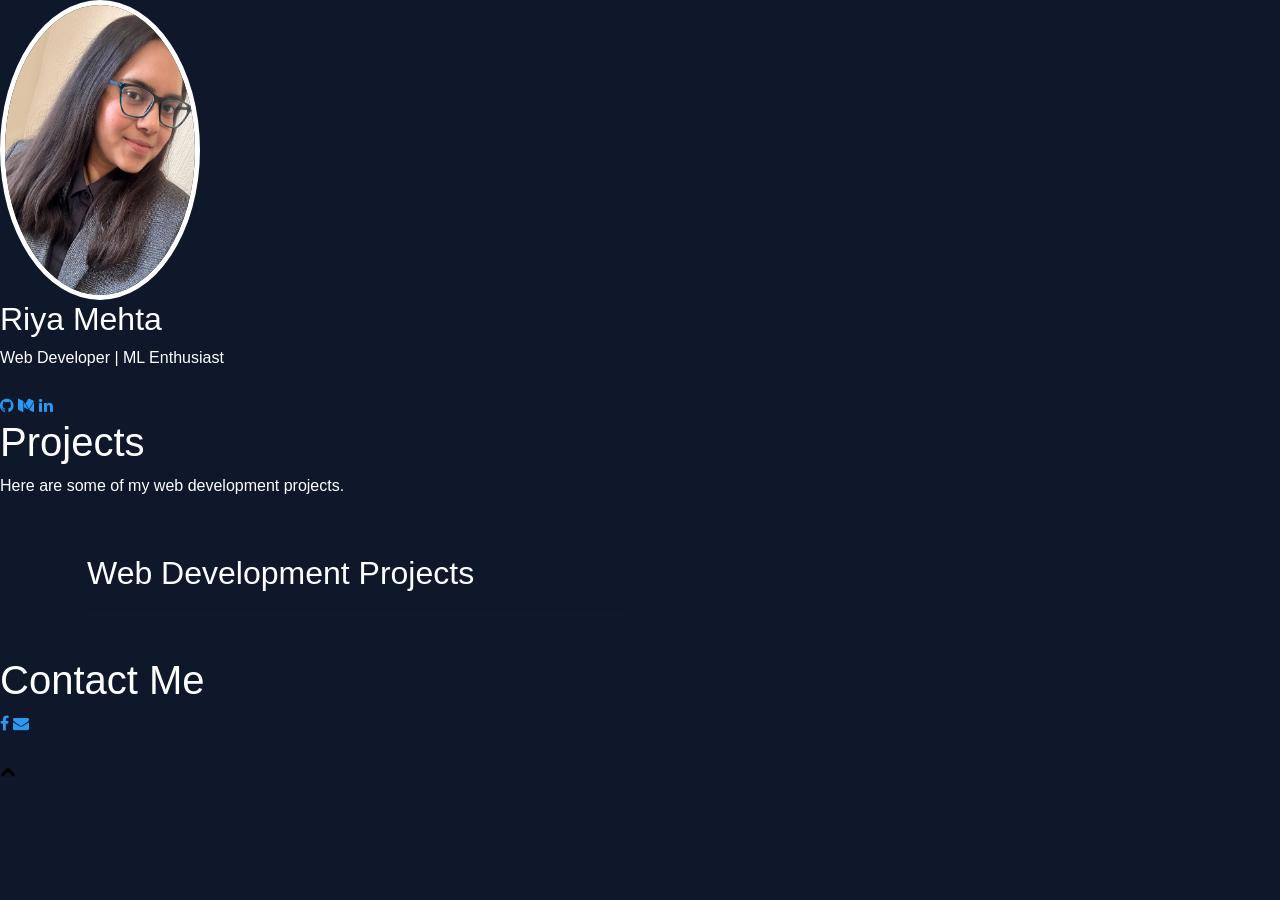
<file: web_projects/index.html>
<!DOCTYPE html>
<html>
<head>
    <meta charset="UTF-8">
    <title>Web Projects</title>
    <meta http-equiv="X-UA-Compatible" content="IE=edge">
    <link rel="shortcut icon" href="https://img.icons8.com/color/48/000000/star.png" type="image/x-icon" />
    <link rel='stylesheet' href='https://fonts.googleapis.com/css?family=Indie+Flower'>
    <link rel='stylesheet' href='https://maxcdn.bootstrapcdn.com/font-awesome/4.5.0/css/font-awesome.min.css'>
    <link href="https://fonts.googleapis.com/css?family=Quicksand:300,400,500,700" rel="stylesheet">
    <link href="https://fonts.googleapis.com/css?family=Playfair+Display:400,400i,700" rel="stylesheet">
    <link rel="stylesheet" href="https://stackpath.bootstrapcdn.com/bootstrap/4.4.1/css/bootstrap.min.css"
        integrity="sha384-Vkoo8x4CGsO3+Hhxv8T/Q5PaXtkKtu6ug5TOeNV6gBiFeWPGFN9MuhOf23Q9Ifjh"
        crossorigin="anonymous">
    <link rel="stylesheet" href="../css/web_projects.css">
    <link rel="stylesheet" href="../css/style.css">
    <link rel="stylesheet" href="../css/services.css">
    <link rel="stylesheet" href="../css/animate.css">
    <link rel="stylesheet" href="../css/flexslider.css">
</head>

<body>
    <div class="header">
        <div class="fixed-content">   
            <img class="port" src="myphoto.jpeg" alt="Profile">
            <h2>Riya Mehta</h2>
            <p style="color:#fff;">Web Developer | ML Enthusiast</p>
            <div class="icon-row">
                <a href="https://github.com/21-ri"><i class="fa fa-github"></i></a>
                <a href="https://www.youtube.com/channel/UCoXu9qyuPBVsBDLr-6SK8CA"><i class="fa fa-medium"></i></a>
                <a href="https://www.linkedin.com/in/riya-mehtap"><i class="fa fa-linkedin"></i></a>
            </div>
        </div>
    </div>
    <div class="second">
        <div class="fixed-content">
            <h1>Projects</h1>
            <p>Here are some of my web development projects.</p>
        </div>
    </div>
   <section class="colorlib-experience" data-section="experience">
        <div class="colorlib-narrow-content">
            <div class="row">
                <div class="col-md-6 col-md-offset-3 col-md-pull-3 animate-box" data-animate-effect="fadeInLeft">
                    <h2>Web Development Projects</h2>
                    <hr>
                </div>
            </div>
            <div class="container">
                <div class="row">
                    <div class="col-md-12">
                        <div class="timeline-centered">
                        
                            <script type="text/javascript">
                                
                                var AT = [
                                    "Online Theatre Ticket System",
                                    "Covid-19-HelpDesk",
                                    "Face-Recognition-using-Python",
                                    "Time Series Forecasting",
                                    ];

                                var descriptions = [
                                    
                                    "Online ticket booking system using html, css, and javascript.",
                                    "Covid-19 helpdesk for tracking moderate and high-risk patients around us along with online doctor portal.",
                                    "A real-time face recognition system developed in Python using Pillow, OpenCV, and NumPy",
                                    "Guided by Prof. Fateme Dinmohammadi, Artificial Intelligence, University of West London, United Kingdom. It predicts future events through a sequence of time.",
                                    
                                ];
                                var iclass = ["code", "user", "ambulance", "camera", "code", "user"];
                                var urls = [
                                    "https://github.com/21-ri/OnlineTheatreTicketSystem.git",
                                    "https://github.com/21-ri/covid19.git",
                                    "https://github.com/21-ri/Face-Recognition-using-Python.git",
                                    "https://github.com/21-ri/Time-Series-Forecasting-.git"
                                ];
                                var color = [5, 1, 2, 4, 3];
                                for (let i = 0; i < AT.length; i++) {
                                    var dir = (i % 2 == 0) ? "Right" : "Left";
                                    document.write(
                                        '<article class="timeline-entry animate-box" data-animate-effect="fadeIn' +
                                        dir + '">\
                                <div class="timeline-entry-inner">\
                                    <div class="timeline-icon color-' + color[i] + '">\
                                        <i class="fa fa-' + iclass[i] + '"></i>\
                                    </div>\
                                    <div class="timeline-label">\
                                        <h2><a href="' + urls[i] + '">' + AT[i] + '</a> <span>' + timeSpan[i] + '</span></h2>\
                                        <p><strong><a href="' + urls[i] + '">' + timeSpan[i] + '</a></strong>\
                                            <br> ' + descriptions[i] + '</p>\
                                        <p></p>\
                                    </div>\
                                </div>\
                            </article>');
                                }
                            </script>
                        </div>
                    </div>
                </div>
            </div>
        </div>
    </section>
   
    <script src="https://code.jquery.com/jquery-3.4.1.slim.min.js"
        integrity="sha384-J6qa4849blE2+poT4WnyKhv5vZF5SrPo0iEjwBvKU7imGFAV0wwj1yYfoRSJoZ+n"
        crossorigin="anonymous">
    </script>
    <script src="https://cdn.jsdelivr.net/npm/popper.js@1.16.0/dist/umd/popper.min.js"
            integrity="sha384-Q6E9RHvbIyZFJoft+2mJbHaEWldlvI9IOYy5n3zV9zzTtmI3UksdQRVvoxMfooAo" crossorigin="anonymous">
        </script>
        <script src="https://stackpath.bootstrapcdn.com/bootstrap/4.4.1/js/bootstrap.min.js"
            integrity="sha384-wfSDF2E50Y2D1uUdj0O3uMBJnjuUD4Ih7YwaYd1iqfktj0Uod8GCExl3Og8ifwB6" crossorigin="anonymous">
        </script>
        <script src='https://cdnjs.cloudflare.com/ajax/libs/jquery/2.1.3/jquery.min.js'></script>
        <script src='https://maxcdn.bootstrapcdn.com/bootstrap/4.3.1/js/bootstrap.min.js'></script>
        <script src="https://code.jquery.com/jquery-3.3.1.slim.min.js"
            integrity="sha384-q8i/X+965DzO0rT7abK41JStQIAqVgRVzpbzo5smXKp4YfRvH+8abtTE1Pi6jizo" crossorigin="anonymous">
        </script>
        <script src="https://cdnjs.cloudflare.com/ajax/libs/popper.js/1.14.7/umd/popper.min.js"
            integrity="sha384-UO2eT0CpHqdSJQ6hJty5KVphtPhzWj9WO1clHTMGa3JDZwrnQq4sF86dIHNDz0W1" crossorigin="anonymous">
        </script>
        <script src="../js/jquery.easing.1.3.js"></script>
        <script src="../js/jquery.waypoints.min.js"></script>
        <script src="../js/jquery.flexslider-min.js"></script>
        <script src="../js/owl.carousel.min.js"></script>
        <script src="../js/jquery.countTo.js"></script>
        <script src="../js/services.js"></script>
        <script src="../js/modernizr-2.6.2.min.js"></script>
        <script src="../js/script.js"></script>
        <div class="footer">
            <div class="second">
                <div class="fixed-content">
                    <h1>Contact Me</h1>
                </div>
            </div>
            <div class="fixed-content">
                <div class="icon-row blue">
                    <a href="https://www.facebook.com/riy.mehta.5"><i class="fa fa-facebook"></i></a>
                    <a href="mailto:riyamehta2095.rm@gmail.com"><i class="fa fa-envelope"></i></a>     
     
                </div>
                <p></p>
                <i class="fa fa-chevron-up black" style="color:#000;"
                    onclick="window.scroll({  top: 0,  left: 0,  behavior: 'smooth'});"></i>
            </div>
        </div>
</body>
</html>
</file>
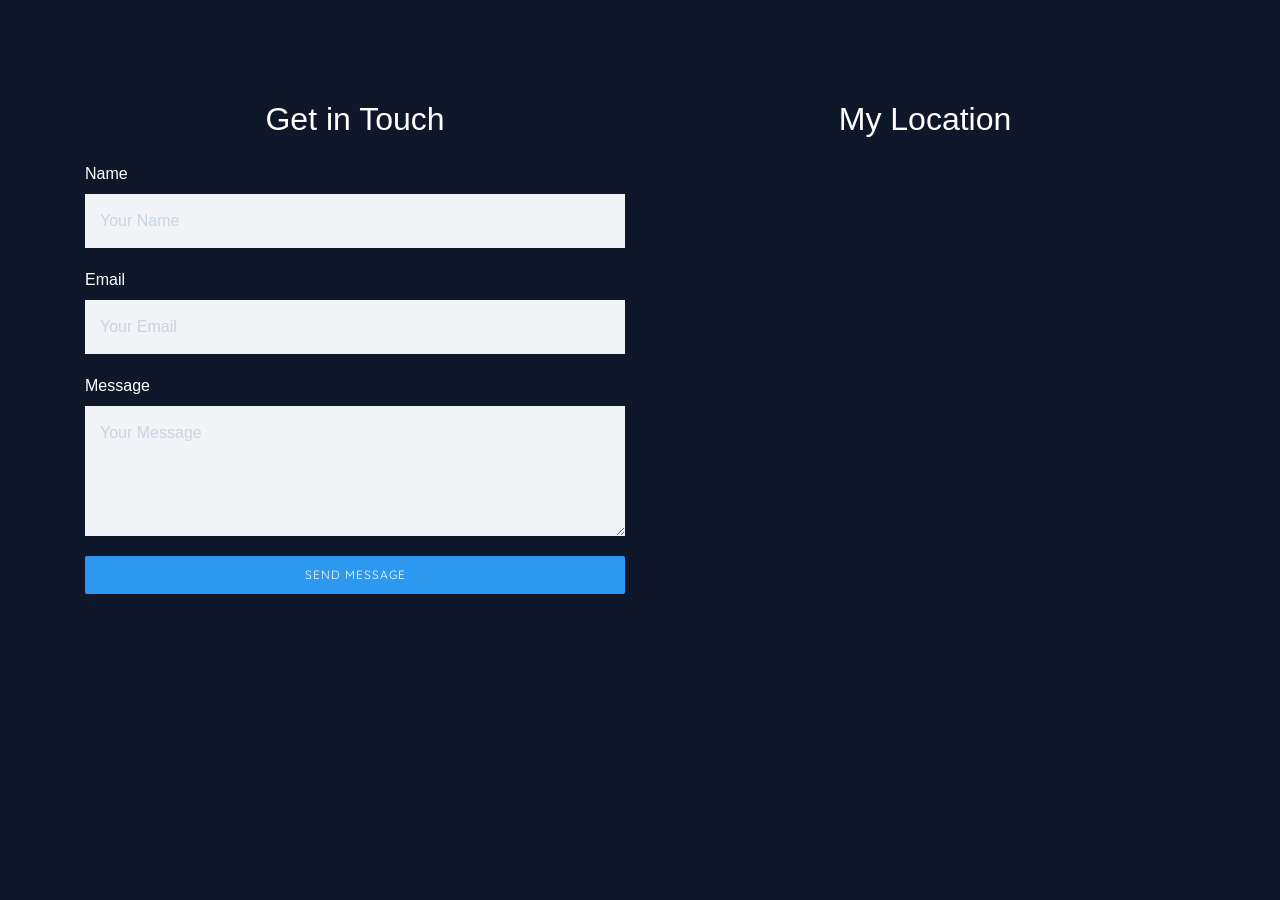
<file: contact.html>
<!DOCTYPE html>
<html lang="en">
<head>
    <meta charset="UTF-8">
    <meta name="viewport" content="width=device-width, initial-scale=1.0">
    <title>Riya Mehta Portfolio</title>
	<!-- Bootstrap & Fonts -->
    <meta http-equiv="X-UA-Compatible" content="IE=edge">
<link rel="shortcut icon" href="https://logo.png" type="image/x-icon" />
<link rel="stylesheet" href="https://stackpath.bootstrapcdn.com/bootstrap/4.3.1/css/bootstrap.min.css"
            integrity="sha384-ggOyR0iXCbMQv3Xipma34MD+dH/1fQ784/j6cY/iJTQUOhcWr7x9JvoRxT2MZw1T" crossorigin="anonymous">
            <link rel="stylesheet" href="https://cdnjs.cloudflare.com/ajax/libs/font-awesome/4.7.0/css/font-awesome.min.css">
        <link rel='stylesheet' href='https://fonts.googleapis.com/css?family=Indie+Flower'>
        <link rel='stylesheet' href='https://maxcdn.bootstrapcdn.com/font-awesome/4.5.0/css/font-awesome.min.css'>
        <link href="https://fonts.googleapis.com/css?family=Quicksand:300,400,500,700" rel="stylesheet">
        <link href="https://fonts.googleapis.com/css?family=Playfair+Display:400,400i,700" rel="stylesheet">

        <link rel="stylesheet" href="css/style.css">
        <link rel="stylesheet" href="css/animate.css">
        <link rel="stylesheet" href="css/flexslider.css">
        <link rel="stylesheet" href="css/services.css">
</head>
<body>

    <!-- Contact Section -->
    <section class="contact-section">
        <div class="container">
            <div class="row">
                <!-- Contact Form -->
                <div class="col-md-6">
                    <div class="contact-form">
                        <h2 class="text-center mb-4">Get in Touch</h2>
                        <form>
                            <div class="mb-3">
                                <label for="name" class="form-label">Name</label>
                                <input type="text" class="form-control" id="name" placeholder="Your Name" required>
                            </div>

                            <div class="mb-3">
                                <label for="email" class="form-label">Email</label>
                                <input type="email" class="form-control" id="email" placeholder="Your Email" required>
                            </div>

                            <div class="mb-3">
                                <label for="message" class="form-label">Message</label>
                                <textarea class="form-control" id="message" rows="4" placeholder="Your Message" required></textarea>
                            </div>

                            <button type="submit" class="btn btn-primary w-100">Send Message</button>
                        </form>
                    </div>
                </div>

                <!-- Google Map -->
                <div class="col-md-6">
                    <div class="map-container">
                        <h2 class="text-center mb-4">My Location</h2>
                        <iframe 
                            src="https://www.google.com/maps/embed/v1/place?key=YOUR_GOOGLE_MAPS_API_KEY&q=London,UK" 
                            width="100%" 
                            height="300" 
                            style="border-radius: 10px; border: none;">
                        </iframe>
                    </div>
                </div>
            </div>
        </div>
    </section>

    <script src="https://cdnjs.cloudflare.com/ajax/libs/bootstrap/5.3.0/js/bootstrap.bundle.min.js"></script>
</body>
</html>
</file>
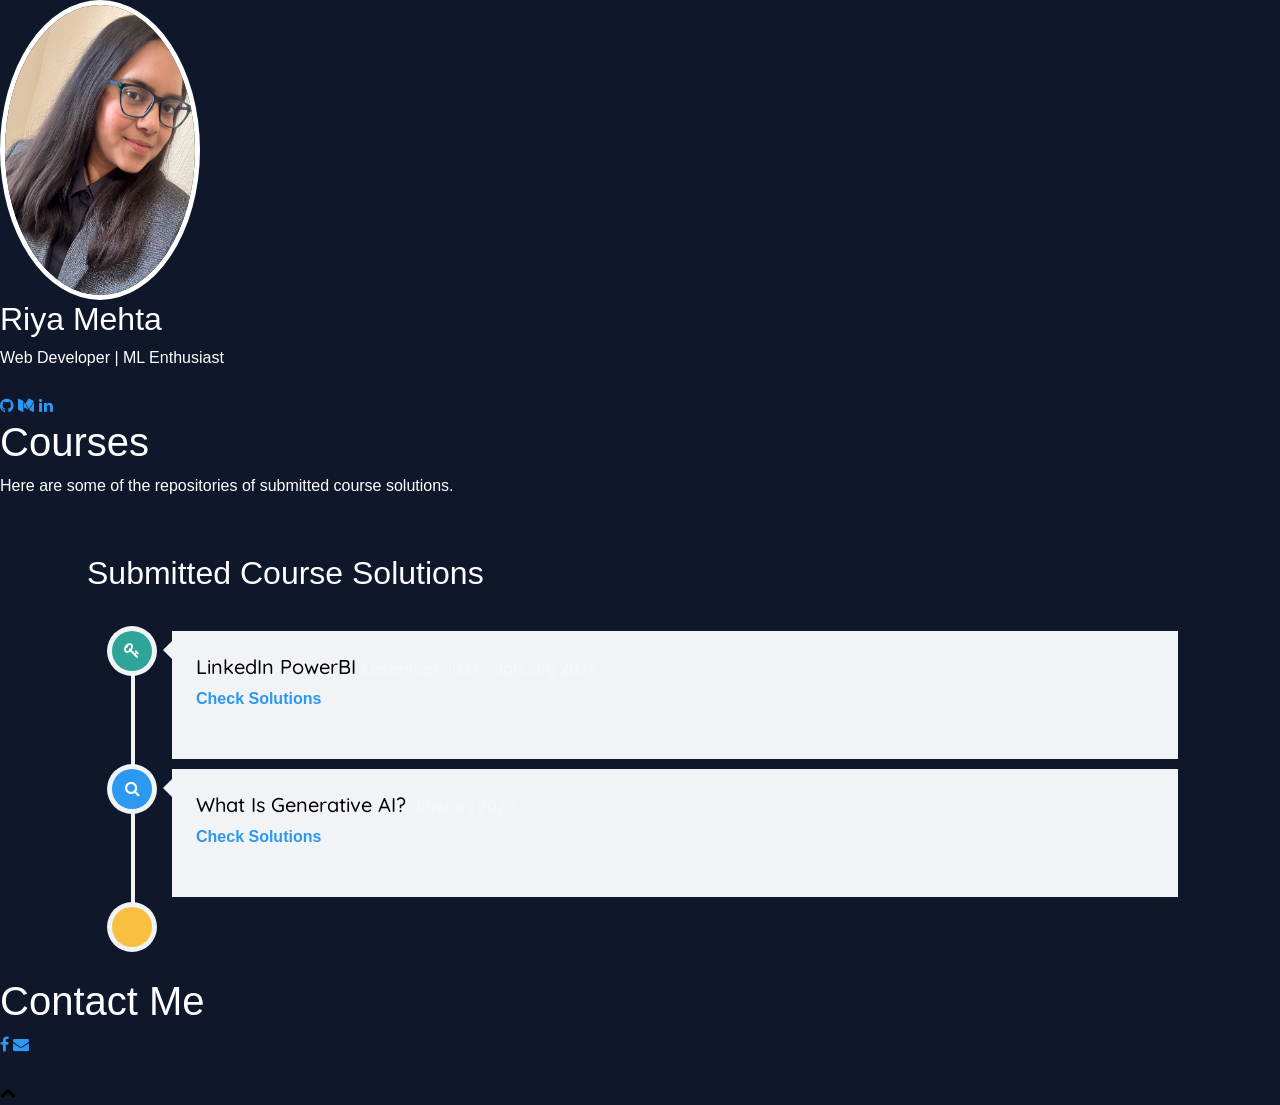
<file: web_projects/index2.html>
<!DOCTYPE html>
<html>

    <head>
        <meta charset="UTF-8">
        <title>Course Solutions</title>
        <meta http-equiv="X-UA-Compatible" content="IE=edge">
        <link rel="shortcut icon" href="https://img.icons8.com/color/48/000000/star.png" type="image/x-icon" />
        <link rel='stylesheet' href='https://fonts.googleapis.com/css?family=Indie+Flower'>
        <link rel='stylesheet' href='https://maxcdn.bootstrapcdn.com/font-awesome/4.5.0/css/font-awesome.min.css'>
        <link href="https://fonts.googleapis.com/css?family=Quicksand:300,400,500,700" rel="stylesheet">
        <link href="https://fonts.googleapis.com/css?family=Playfair+Display:400,400i,700" rel="stylesheet">
        <link rel="stylesheet" href="https://stackpath.bootstrapcdn.com/bootstrap/4.4.1/css/bootstrap.min.css"
            integrity="sha384-Vkoo8x4CGsO3+Hhxv8T/Q5PaXtkKtu6ug5TOeNV6gBiFeWPGFN9MuhOf23Q9Ifjh" crossorigin="anonymous">
        <link rel="stylesheet" href='../css/web_projects.css'>
        <link rel="stylesheet" href="../css/style.css">
        <link rel="stylesheet" href="../css/services.css">
        <link rel="stylesheet" href="../css/animate.css">
        <link rel="stylesheet" href="../css/flexslider.css">
    </head>

    <body>
        <div class="header">
            <div class="fixed-content">
                <img class="port" src="myphoto.jpeg" alt="Profile">
                <h2>Riya Mehta</h2>
                <p style="color:#fff;">Web Developer | ML Enthusiast</p>
                <div class="icon-row">
                      <a href="https://github.com/21-ri"><i class="fa fa-github"></i></a>
                    <a href="https://www.youtube.com/channel/UCoXu9qyuPBVsBDLr-6SK8CA"><i class="fa fa-medium"></i></a>
                    <a href="https://www.linkedin.com/in/riya-mehtap"><i class="fa fa-linkedin"></i></a>
                    
     
                </div>
            </div>
        </div>
        <div class="second">
            <div class="fixed-content">
                <h1>Courses</h1>
                <p>Here are some of the repositories of submitted course solutions.</p>
            </div>
        </div>

        <!-- ****************************************PROJECT START***************************************************************  -->
     <section class="colorlib-experience" data-section="experience">
    <div class="colorlib-narrow-content">
        <div class="row">
            <div class="col-md-6 col-md-offset-3 col-md-pull-3 animate-box" data-animate-effect="fadeInLeft">
                <h2>Submitted Course Solutions</h2>
                <hr>
            </div>
        </div>
        <div class="container">
            <div class="row">
                <div class="col-md-12">
                    <div class="timeline-centered">
                        <script type="text/javascript">
                            var timeSpan = ["December 2024 - January 2024", "January 2025"];
                            var AT = ["LinkedIn PowerBI", "What Is Generative AI?"];
                            var internType = ["Check Solutions", "Check Solutions"];
                            var iclass = ["key", "search", "code"];
                            var urls = [
                                "https://www.linkedin.com/posts/riya-mehtap_certificate-of-completion-activity-7158096088837623810-q6ye?utm_source=share&utm_medium=member_desktopss",
                                "https://www.linkedin.com/learning/certificates/81daab219ffa69423b67888e5ff57aefef9a14914aa07210938c9193f7e8c5bd?trk=share_certificate",
            
                            ];
                            var color = [5, 1, 2];
                            for (let i = 0; i < AT.length; i++) {
                                var dir = (i % 2 == 0) ? "Right" : "Left";
                                document.write(
                                    '<article class="timeline-entry animate-box" data-animate-effect="fadeIn' +
                                    dir + '">\
                                <div class="timeline-entry-inner">\
                                    <div class="timeline-icon color-' + color[i] + '">\
                                        <i class="fa fa-' + iclass[i] + '"></i>\
                                    </div>\
                                    <div class="timeline-label">\
                                        <h2><a href="' + urls[i] + '">' + AT[i] + '</a> <span>' + timeSpan[i] + '</span></h2>\
                                        <p><strong><a href="' + urls[i] + '">' + internType[i] + '</a></strong>\
                                            </p>\
                                    </div>\
                                </div>\
                            </article>');
                            }
                        </script>
                        <article class="timeline-entry begin animate-box" data-animate-effect="fadeInBottom">
                            <div class="timeline-entry-inner">
                                <div class="timeline-icon color-3">
                                </div>
                            </div>
                        </article>
                    </div>
                </div>
            </div>
        </div>
    </div>
</section>

        <!-- ****************************************PROJECT END****************************************************************  -->
        <script src="https://code.jquery.com/jquery-3.4.1.slim.min.js"
            integrity="sha384-J6qa4849blE2+poT4WnyKhv5vZF5SrPo0iEjwBvKU7imGFAV0wwj1yYfoRSJoZ+n" crossorigin="anonymous">
        </script>
        <script src="https://cdn.jsdelivr.net/npm/popper.js@1.16.0/dist/umd/popper.min.js"
            integrity="sha384-Q6E9RHvbIyZFJoft+2mJbHaEWldlvI9IOYy5n3zV9zzTtmI3UksdQRVvoxMfooAo" crossorigin="anonymous">
        </script>
        <script src="https://stackpath.bootstrapcdn.com/bootstrap/4.4.1/js/bootstrap.min.js"
            integrity="sha384-wfSDF2E50Y2D1uUdj0O3uMBJnjuUD4Ih7YwaYd1iqfktj0Uod8GCExl3Og8ifwB6" crossorigin="anonymous">
        </script>
        <script src='https://cdnjs.cloudflare.com/ajax/libs/jquery/2.1.3/jquery.min.js'></script>
        <script src='https://maxcdn.bootstrapcdn.com/bootstrap/4.3.1/js/bootstrap.min.js'></script>
        <script src="https://code.jquery.com/jquery-3.3.1.slim.min.js"
            integrity="sha384-q8i/X+965DzO0rT7abK41JStQIAqVgRVzpbzo5smXKp4YfRvH+8abtTE1Pi6jizo" crossorigin="anonymous">
        </script>
        <script src="https://cdnjs.cloudflare.com/ajax/libs/popper.js/1.14.7/umd/popper.min.js"
            integrity="sha384-UO2eT0CpHqdSJQ6hJty5KVphtPhzWj9WO1clHTMGa3JDZwrnQq4sF86dIHNDz0W1" crossorigin="anonymous">
        </script>
        <script src="../js/jquery.easing.1.3.js"></script>
        <script src="../js/jquery.waypoints.min.js"></script>
        <script src="../js/jquery.flexslider-min.js"></script>
        <script src="../js/owl.carousel.min.js"></script>
        <script src="../js/jquery.countTo.js"></script>
        <script src="../js/services.js"></script>
        <script src="../js/modernizr-2.6.2.min.js"></script>
        <script src="../js/script.js"></script>
        <div class="footer">
            <div class="second">
                <div class="fixed-content">
                    <h1>Contact Me</h1>
                </div>
            </div>
            <div class="fixed-content">
                <div class="icon-row blue">
                   <a href="https://www.facebook.com/riy.mehta.5"><i class="fa fa-facebook"></i></a>
                    <a href="mailto:riyamehta2095.rm@gmail.com"><i class="fa fa-envelope"></i></a>                </div>
                <p></p>
                <i class="fa fa-chevron-up black" style="color:#000;"
                    onclick="window.scroll({  top: 0,  left: 0,  behavior: 'smooth'});"></i>
            </div>
        </div>
    </body>

</html>
</file>
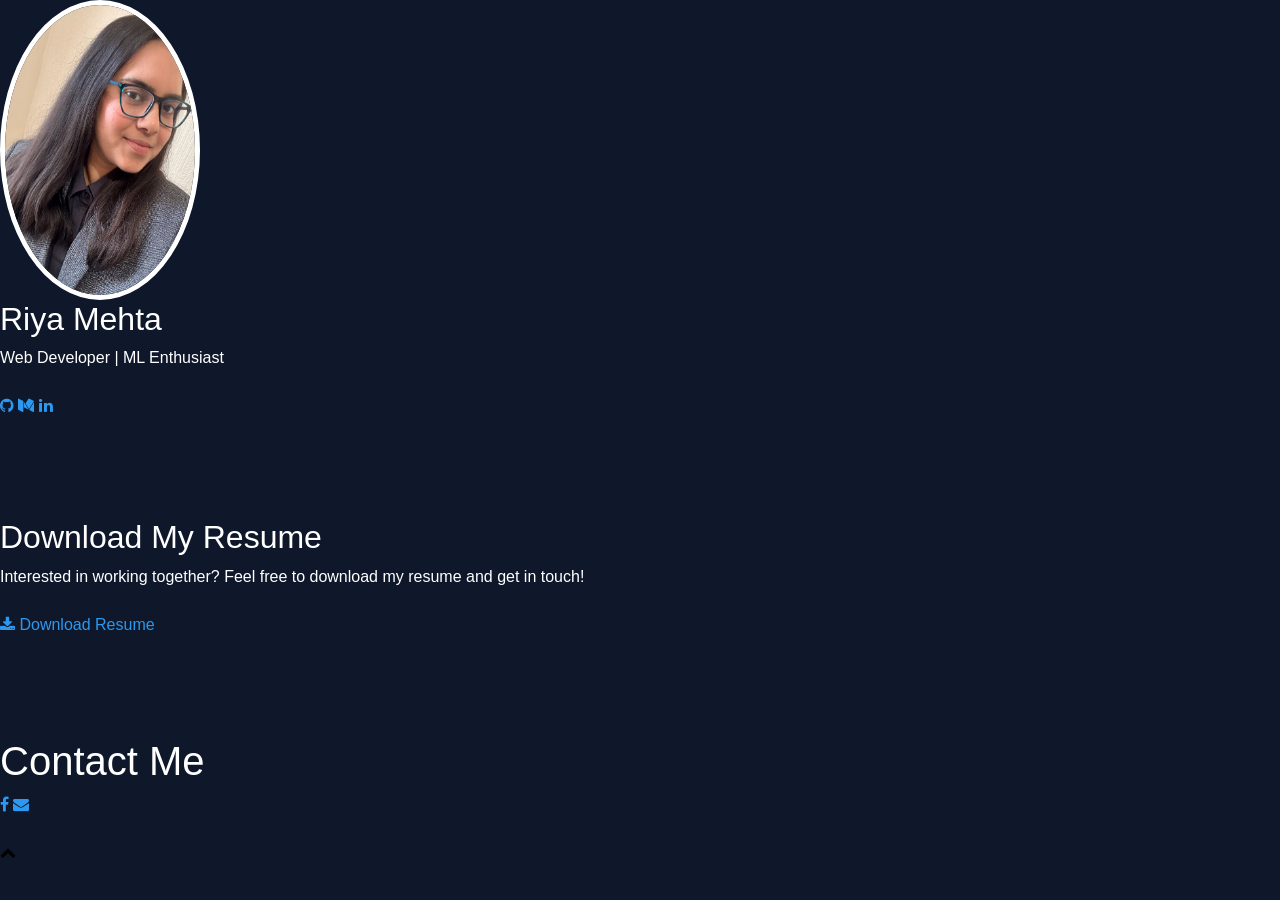
<file: web_projects/index3.html>
<!DOCTYPE html>
<html>
<head>
	<meta charset="UTF-8">
    <title>Codes</title>
    <meta http-equiv="X-UA-Compatible" content="IE=edge">
        <link rel="shortcut icon" href="https://img.icons8.com/color/48/000000/star.png" type="image/x-icon" />
        <link rel='stylesheet' href='https://fonts.googleapis.com/css?family=Indie+Flower'>
        <link rel='stylesheet' href='https://maxcdn.bootstrapcdn.com/font-awesome/4.5.0/css/font-awesome.min.css'>
        <link href="https://fonts.googleapis.com/css?family=Quicksand:300,400,500,700" rel="stylesheet">
        <link href="https://fonts.googleapis.com/css?family=Playfair+Display:400,400i,700" rel="stylesheet">
        <link rel="stylesheet" href="https://stackpath.bootstrapcdn.com/bootstrap/4.4.1/css/bootstrap.min.css"
            integrity="sha384-Vkoo8x4CGsO3+Hhxv8T/Q5PaXtkKtu6ug5TOeNV6gBiFeWPGFN9MuhOf23Q9Ifjh" crossorigin="anonymous">
        <link rel="stylesheet" href='../css/web_projects.css'>
        <link rel="stylesheet" href="../css/style.css">
        <link rel="stylesheet" href="../css/services.css">
        <link rel="stylesheet" href="../css/animate.css">
        <link rel="stylesheet" href="../css/flexslider.css">
</head>
<body>
	<div class="header">
        <div class="fixed-content">
            <img class="port" src="myphoto.jpeg">
            <h2>Riya Mehta</h2>
            <p style="color:#fff;">Web Developer | ML Enthusiast</p>
            <div class="icon-row">
                 <a href="https://github.com/21-ri"><i class="fa fa-github"></i></a>
                    <a href="https://www.youtube.com/channel/UCoXu9qyuPBVsBDLr-6SK8CA"><i class="fa fa-medium"></i></a>
                    <a href="https://www.linkedin.com/in/riya-mehtap"><i class="fa fa-linkedin"></i></a>
            </div>
        </div>
    </div>
	
<section id="resume" class="resume-section">
    <h2>Download My Resume</h2>
    <p>Interested in working together? Feel free to download my resume and get in touch!</p>
    <a href="web_projects/Riya_Mehta_Resume.pdf" download="Riya_Mehta_Resume.pdf" class="btn-download">
        <i class="fa fa-download"></i> Download Resume
    </a>
</section>
<!-- ****************************************PROJECT START***************************************************************  -->
   
                    <article class="timeline-entry begin animate-box" data-animate-effect="fadeInBottom">
                        <div class="timeline-entry-inner">
                            <div class="timeline-icon color-3">
                            </div>
                        </div>
                    </article>
                    </div>
                </div>
            </div>
        </div>
        <div>
</section>
<!-- ****************************************PROJECT END****************************************************************  -->
	<script src="https://code.jquery.com/jquery-3.4.1.slim.min.js"
            integrity="sha384-J6qa4849blE2+poT4WnyKhv5vZF5SrPo0iEjwBvKU7imGFAV0wwj1yYfoRSJoZ+n" crossorigin="anonymous">
        </script>
        <script src="https://cdn.jsdelivr.net/npm/popper.js@1.16.0/dist/umd/popper.min.js"
            integrity="sha384-Q6E9RHvbIyZFJoft+2mJbHaEWldlvI9IOYy5n3zV9zzTtmI3UksdQRVvoxMfooAo" crossorigin="anonymous">
        </script>
        <script src="https://stackpath.bootstrapcdn.com/bootstrap/4.4.1/js/bootstrap.min.js"
            integrity="sha384-wfSDF2E50Y2D1uUdj0O3uMBJnjuUD4Ih7YwaYd1iqfktj0Uod8GCExl3Og8ifwB6" crossorigin="anonymous">
        </script>
        <script src='https://cdnjs.cloudflare.com/ajax/libs/jquery/2.1.3/jquery.min.js'></script>
        <script src='https://maxcdn.bootstrapcdn.com/bootstrap/4.3.1/js/bootstrap.min.js'></script>
        <script src="https://code.jquery.com/jquery-3.3.1.slim.min.js"
            integrity="sha384-q8i/X+965DzO0rT7abK41JStQIAqVgRVzpbzo5smXKp4YfRvH+8abtTE1Pi6jizo" crossorigin="anonymous">
        </script>
        <script src="https://cdnjs.cloudflare.com/ajax/libs/popper.js/1.14.7/umd/popper.min.js"
            integrity="sha384-UO2eT0CpHqdSJQ6hJty5KVphtPhzWj9WO1clHTMGa3JDZwrnQq4sF86dIHNDz0W1" crossorigin="anonymous">
        </script>
        <script src="../js/jquery.easing.1.3.js"></script>
        <script src="../js/jquery.waypoints.min.js"></script>
        <script src="../js/jquery.flexslider-min.js"></script>
        <script src="../js/owl.carousel.min.js"></script>
        <script src="../js/jquery.countTo.js"></script>
        <script src="../js/services.js"></script>
        <script src="../js/modernizr-2.6.2.min.js"></script>
        <script src="../js/script.js"></script>
        <div class="footer">
            <div class="second">
                <div class="fixed-content">
                    <h1>Contact Me</h1>
                </div>
            </div>
            <div class="fixed-content">
                <div class="icon-row blue">
                    <a href="https://www.facebook.com/riy.mehta.5"><i class="fa fa-facebook"></i></a>
                    <a href="mailto:riyamehta2095.rm@gmail.com"><i class="fa fa-envelope"></i></a>     
                </div>
                <p></p>
                <i class="fa fa-chevron-up black" style="color:#000;"
                    onclick="window.scroll({  top: 0,  left: 0,  behavior: 'smooth'});"></i>
            </div>
        </div>
    </body>

</html>
</file>
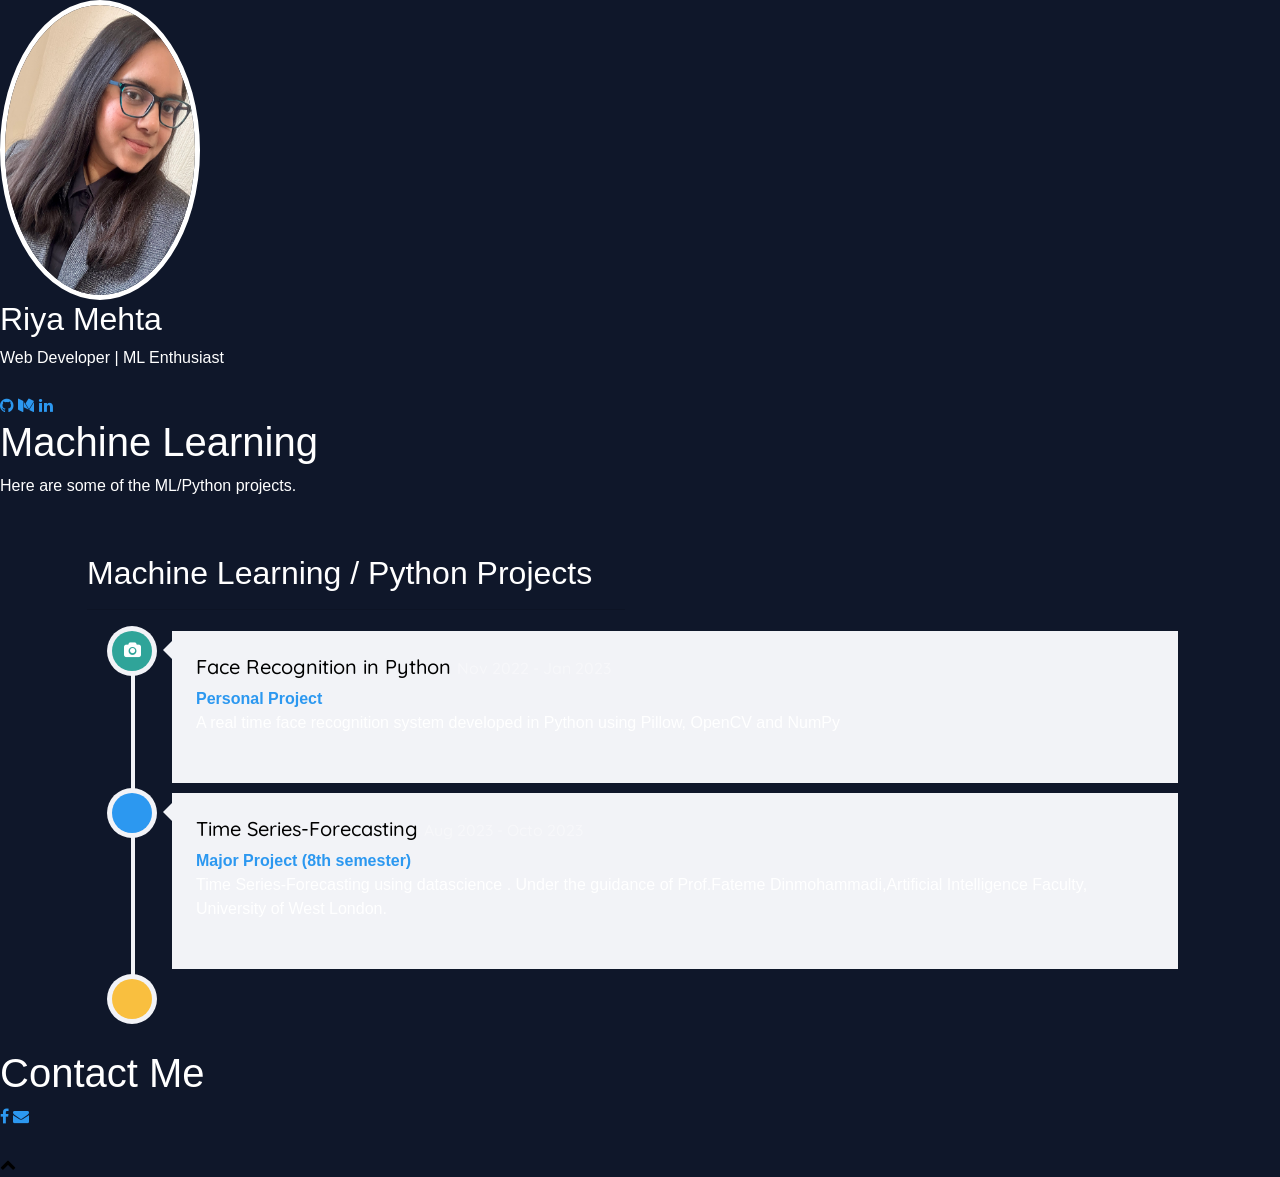
<file: web_projects/index4.html>
<!DOCTYPE html>
<html>

    <head>
        <meta charset="UTF-8">
        <title>ML/Python</title>
        <meta http-equiv="X-UA-Compatible" content="IE=edge">
        <link rel="shortcut icon" href="https://img.icons8.com/color/48/000000/star.png" type="image/x-icon" />
        <link rel='stylesheet' href='https://fonts.googleapis.com/css?family=Indie+Flower'>
        <link rel='stylesheet' href='https://maxcdn.bootstrapcdn.com/font-awesome/4.5.0/css/font-awesome.min.css'>
        <link href="https://fonts.googleapis.com/css?family=Quicksand:300,400,500,700" rel="stylesheet">
        <link href="https://fonts.googleapis.com/css?family=Playfair+Display:400,400i,700" rel="stylesheet">
        <link rel="stylesheet" href="https://stackpath.bootstrapcdn.com/bootstrap/4.4.1/css/bootstrap.min.css"
            integrity="sha384-Vkoo8x4CGsO3+Hhxv8T/Q5PaXtkKtu6ug5TOeNV6gBiFeWPGFN9MuhOf23Q9Ifjh" crossorigin="anonymous">
        <link rel="stylesheet" href='../css/web_projects.css'>
        <link rel="stylesheet" href="../css/style.css">
        <link rel="stylesheet" href="../css/services.css">
        <link rel="stylesheet" href="../css/animate.css">
        <link rel="stylesheet" href="../css/flexslider.css">
    </head>

    <body>
        <div class="header">
            <div class="fixed-content">
                <img class="port" src="myphoto.jpeg">
                <h2>Riya Mehta</h2>
                <p style="color:#fff;">Web Developer | ML Enthusiast</p>
                <div class="icon-row">
                   <a href="https://github.com/21-ri"><i class="fa fa-github"></i></a>
                    <a href="https://www.youtube.com/channel/UCoXu9qyuPBVsBDLr-6SK8CA"><i class="fa fa-medium"></i></a>
                    <a href="https://www.linkedin.com/in/riya-mehtap"><i class="fa fa-linkedin"></i></a>                </div>
            </div>
        </div>
        <div class="second">
            <div class="fixed-content">
                <h1>Machine Learning</h1>
                <p>Here are some of the ML/Python projects.</p>
            </div>
        </div>

        <!-- ****************************************PROJECT START***************************************************************  -->
        <section class="colorlib-experience" data-section="experience">
            <div class="colorlib-narrow-content">
                <div class="row">
                    <div class="col-md-6 col-md-offset-3 col-md-pull-3 animate-box" data-animate-effect="fadeInLeft">
                        <h2>Machine Learning / Python Projects</h2>
                        <hr>
                    </div>
                </div>
                <div class="container">
                    <div class="row">
                        <div class="col-md-12">
                            <div class="timeline-centered">
                                <script type="text/javascript">
                                    var timeSpan = ["Nov 2022 - Jan 2023", "Aug 2023 - Octo 2023"];
                                    var AT = ["Face Recognition in Python", "Time Series-Forecasting"]
                                    var internType = ["Personal Project", "Major Project (8th semester)"];
                                    var descriptions = [
                                        "A real time face recognition system developed in Python using Pillow, OpenCV and NumPy",
                                        "Time Series-Forecasting using datascience . Under the guidance of Prof.Fateme Dinmohammadi,Artificial Intelligence Faculty, University of West London."
                                    ];
                                    var iclass = ["camera", " code"];
                                    var urls = ["https://github.com/21-ri/Face-Recognition-using-Python.git",
                                        "https://github.com/21-ri/Time-Series-Forecasting-.git"
                                    ];
                                    var color = [5, 1, 2];
                                    for (let i = 0; i < AT.length; i++) {
                                        var dir = (i % 2 == 0) ? "Right" : "Left";
                                        document.write(
                                            '<article class="timeline-entry animate-box" data-animate-effect="fadeIn' +
                                            dir + '">\
                                    <div class="timeline-entry-inner">\
                                        <div class="timeline-icon color-' + color[i] + '">\
                                            <i class="fa fa-' + iclass[i] + '"></i>\
                                        </div>\
                                        <div class="timeline-label">\
                                            <h2><a href="' + urls[i] + '">' + AT[i] + '</a> <span>' + timeSpan[i] + '</span></h2>\
                                            <p><strong><a href="' + urls[i] + '">' + internType[i] + '</a></strong>\
                                                <br> ' + descriptions[i] + '</p>\
                                            <p></p>\
                                        </div>\
                                    </div>\
                                </article>');
                                    }

                                </script>
                                <article class="timeline-entry begin animate-box" data-animate-effect="fadeInBottom">
                                    <div class="timeline-entry-inner">
                                        <div class="timeline-icon color-3">
                                        </div>
                                    </div>
                                </article>
                            </div>
                        </div>
                    </div>
                </div>
                <div>
        </section>

        <!-- ****************************************PROJECT END****************************************************************  -->
        <script src="https://code.jquery.com/jquery-3.4.1.slim.min.js"
            integrity="sha384-J6qa4849blE2+poT4WnyKhv5vZF5SrPo0iEjwBvKU7imGFAV0wwj1yYfoRSJoZ+n" crossorigin="anonymous">
        </script>
        <script src="https://cdn.jsdelivr.net/npm/popper.js@1.16.0/dist/umd/popper.min.js"
            integrity="sha384-Q6E9RHvbIyZFJoft+2mJbHaEWldlvI9IOYy5n3zV9zzTtmI3UksdQRVvoxMfooAo" crossorigin="anonymous">
        </script>
        <script src="https://stackpath.bootstrapcdn.com/bootstrap/4.4.1/js/bootstrap.min.js"
            integrity="sha384-wfSDF2E50Y2D1uUdj0O3uMBJnjuUD4Ih7YwaYd1iqfktj0Uod8GCExl3Og8ifwB6" crossorigin="anonymous">
        </script>
        <script src='https://cdnjs.cloudflare.com/ajax/libs/jquery/2.1.3/jquery.min.js'></script>
        <script src='https://maxcdn.bootstrapcdn.com/bootstrap/4.3.1/js/bootstrap.min.js'></script>
        <script src="https://code.jquery.com/jquery-3.3.1.slim.min.js"
            integrity="sha384-q8i/X+965DzO0rT7abK41JStQIAqVgRVzpbzo5smXKp4YfRvH+8abtTE1Pi6jizo" crossorigin="anonymous">
        </script>
        <script src="https://cdnjs.cloudflare.com/ajax/libs/popper.js/1.14.7/umd/popper.min.js"
            integrity="sha384-UO2eT0CpHqdSJQ6hJty5KVphtPhzWj9WO1clHTMGa3JDZwrnQq4sF86dIHNDz0W1" crossorigin="anonymous">
        </script>
        <script src="../js/jquery.easing.1.3.js"></script>
        <script src="../js/jquery.waypoints.min.js"></script>
        <script src="../js/jquery.flexslider-min.js"></script>
        <script src="../js/owl.carousel.min.js"></script>
        <script src="../js/jquery.countTo.js"></script>
        <script src="../js/services.js"></script>
        <script src="../js/modernizr-2.6.2.min.js"></script>
        <script src="../js/script.js"></script>
        <div class="footer">
            <div class="second">
                <div class="fixed-content">
                    <h1>Contact Me</h1>
                </div>
            </div>
            <div class="fixed-content">
                <div class="icon-row blue">
                    <a href="https://www.facebook.com/riy.mehta.5"><i class="fa fa-facebook"></i></a>
                    <a href="mailto:riyamehta2095.rm@gmail.com"><i class="fa fa-envelope"></i></a>     
     
                </div>
                <p></p>
                <i class="fa fa-chevron-up black" style="color:#000;"
                    onclick="window.scroll({  top: 0,  left: 0,  behavior: 'smooth'});"></i>
            </div>
        </div>
    </body>

</html>
</file>
<file: css/web_projects.css>
body {
  margin: 0;
  padding: 0;
  font-family: 'Montserrat';
  overflow-x: hidden;
}
a {
 -webkit-transition: .25s all;
 transition: .25s all;
}
.port {
  border-radius: 50%; /* Retains a rounded look */
  width: 200px;
  height: 300px; /* Taller height for oval shape */
  border: 5px solid #fff;
  animation: rotateY 5s infinite linear; /* Add 3D rotation animation */
}
.card {
  padding-left:auto;
  padding-right:auto;
  margin-top:15px;
 box-shadow: 0 2px 5px 0 rgba(0, 0, 0, 0.16), 0 2px 10px 0 rgba(0, 0, 0, 0.12);
 -webkit-transition: .25s box-shadow;
 transition: .25s box-shadow;
}
.card:focus, .card:hover {
 box-shadow: 0 5px 11px 0 rgba(0, 0, 0, 0.18), 0 4px 15px 0 rgba(0, 0, 0, 0.15);
}
.card-inverse .card-img-overlay {
 background-color: rgba(51, 51, 51, 0.85);
 border-color: rgba(51, 51, 51, 0.85);
}

.card-img-top{
  margin-top:10px;
}
.col-xs-12{
  text-align:center;
  margin-left:auto;
  margin-right:auto;
}
.row{
  margin-left:auto;
  margin-right:auto;
}
.frame { 
	width: 800px;
	height: 600px;
	border: 0;
	-ms-transform: scale(0.25);
	-moz-transform: scale(0.25);
	-o-transform: scale(0.25);
	-webkit-transform: scale(0.25);
	transform: scale(0.25);
	
	-ms-transform-origin: 0 0;
	-moz-transform-origin: 0 0;
	-o-transform-origin: 0 0;
	-webkit-transform-origin: 0 0;
	transform-origin: 0 0;
	margin-bottom:-450px;
	background-color: #ddd;
}
@media screen and (-webkit-min-device-pixel-ratio:0) {
 .frame  { zoom: 1;  }
}
</file>
<file: css/style.css>
* {
  margin: 0;
  padding: 0;
  box-sizing: border-box;
  scroll-behavior: smooth;
}

body {
  font-family: 'Poppins', sans-serif;
  background: #0f172a;
  color: white;
}

section {
  padding: 100px 0;
}

/* Navbar */

.navbar {
  background: rgba(15, 23, 42, 0.95);
}

.navbar-brand {
  font-weight: 700;
  color: #38bdf8 !important;
}

.nav-link {
  color: white !important;
  margin-left: 20px;
}

.nav-link:hover {
  color: #38bdf8 !important;
}

/* Hero */

.hero {
  min-height: 100vh;
  display: flex;
  align-items: center;
  text-align: center;
  background: linear-gradient(
      rgba(15, 23, 42, 0.85),
      rgba(15, 23, 42, 0.9)
    ),
    url('https://images.unsplash.com/photo-1498050108023-c5249f4df085')
      center/cover;
}

.profile-img {
  width: 220px;
  height: 220px;
  border-radius: 50%;
  border: 5px solid #38bdf8;
  object-fit: cover;
}

.hero h1 {
  margin-top: 30px;
  font-size: 4rem;
  font-weight: 700;
}

.hero span {
  color: #38bdf8;
}

.hero h4 {
  margin-top: 10px;
  color: #cbd5e1;
}

.hero p {
  max-width: 700px;
  margin: 20px auto;
  color: #cbd5e1;
}

.hero-btns .btn {
  margin: 10px;
  padding: 12px 30px;
  border-radius: 30px;
}

/* Section Title */

.section-title {
  text-align: center;
  margin-bottom: 60px;
}

.section-title h2 {
  color: #38bdf8;
  font-size: 2.5rem;
  font-weight: 700;
}

.section-title p {
  color: #94a3b8;
}

/* Cards */

.about-card,
.project-card,
.contact-box {
  background: #1e293b;
  border-radius: 20px;
  padding: 30px;
  transition: 0.4s;
}

.about-card:hover,
.project-card:hover {
  transform: translateY(-10px);
}

.about-card i {
  font-size: 3rem;
  color: #38bdf8;
  margin-bottom: 20px;
}

/* Skills */

.skill-box {
  margin-bottom: 30px;
}

.progress {
  height: 12px;
  border-radius: 20px;
  background: #334155;
}

.progress-bar {
  width: 0;
  transition: 2s;
  background: linear-gradient(to right, #38bdf8, #0ea5e9);
}

/* Projects */

.project-card {
  overflow: hidden;
}

.project-card img {
  width: 100%;
  height: 220px;
  object-fit: cover;
}

.project-content {
  padding-top: 20px;
}

.project-content h4 {
  color: #38bdf8;
  margin-bottom: 15px;
}

/* Timeline */

.timeline {
  border-left: 3px solid #38bdf8;
  padding-left: 30px;
}

.timeline-item {
  margin-bottom: 40px;
  position: relative;
}

.timeline-item::before {
  content: "";
  width: 18px;
  height: 18px;
  background: #38bdf8;
  border-radius: 50%;
  position: absolute;
  left: -40px;
  top: 5px;
}

.timeline-item h4 {
  color: #38bdf8;
}

/* Contact */

.form-control {
  background: #334155;
  border: none;
  color: white;
  padding: 15px;
  margin-bottom: 20px;
}

.form-control::placeholder {
  color: #cbd5e1;
}

/* Footer */

footer {
  background: #020617;
  text-align: center;
  padding: 25px;
}

/* Social */

.social-icons a {
  width: 45px;
  height: 45px;
  background: #1e293b;
  color: white;
  display: inline-flex;
  align-items: center;
  justify-content: center;
  border-radius: 50%;
  margin: 10px;
  transition: 0.3s;
}

.social-icons a:hover {
  background: #38bdf8;
  transform: scale(1.1);
}

/* Responsive */

@media (max-width: 768px) {

  .hero h1 {
    font-size: 2.5rem;
  }

  .profile-img {
    width: 170px;
    height: 170px;
  }

}
</file>
<file: css/services.css>
p {
  margin-bottom: 1.5em;
  font-family: 'Montserrat', sans-serif;
}
a {
  color: #2c98f0;
  -webkit-transition: 0.5s;
  -o-transition: 0.5s;
  transition: 0.5s; }
  a:hover, a:active, a:focus {
    color: #2c98f0;
    outline: none;
    text-decoration: none !important; }
figure {
  margin-bottom: 2.5em;
  float: left;
  width: 100%; }
  figure figcaption {
    font-size: 16px;
    width: 80%;
    margin: 20px auto 0px auto;
    color: #b3b3b3;
    font-style: italic;
    font-family: "Quicksand", Arial, sans-serif; }
    @media screen and (max-width: 480px) {
      figure figcaption {
        width: 100%; } }

::-webkit-selection {
  color: #fff;
  background: #2c98f0; }

::-moz-selection {
  color: #fff;
  background: #2c98f0; }

::selection {
  color: #fff;
  background: #2c98f0; }

#colorlib-page {
  width: 100%;
  overflow: hidden;
  position: relative; }

#colorlib-aside {
  padding-top: 3em;
  padding-bottom: 1px;
  float:left;
  width: 300px;
  position: fixed;
  z-index: 1001;
    background-color: #f2f3f7;
  -webkit-transition: 0.5s;
  -o-transition: 0.5s;
  transition: 0.5s; }
  @media screen and (max-width: 768px) {
    #colorlib-aside {
      width: 300px;
      -moz-transform: translateX(-300px);
      -webkit-transform: translateX(-300px);
      -ms-transform: translateX(-300px);
      -o-transform: translateX(-300px);
      transform: translateX(-300px);
      padding-top: 4em;
	  background-color: #f2f3f7;
        height: auto;
      } }
  #colorlib-aside .author-img {
    width: 150px;
    height: 150px;
    margin: 0 auto;
    margin-bottom: 30px;
    -webkit-border-radius: 50%;
    -moz-border-radius: 50%;
    -ms-border-radius: 50%;
    border-radius: 50%;
    border: 3px solid white;}
#colorlib-aside h1{
    color: #000;
  font-family: 'Raleway', sans-serif;
}
  #colorlib-aside .position {
    display: block;
    margin-bottom: 2em;
    font-size: 12px;
    text-transform: uppercase; }
  #colorlib-aside #colorlib-logo {
    text-align: right;
    font-weight: 700;
    font-size: 30px;
    margin-bottom: .5em;
    display: block;
    width: 100%; }
    #colorlib-aside #colorlib-logo a {
      display: block;
      text-align: center;
      color: #000;
      padding-right: .3em;}
  #colorlib-aside #colorlib-main-menu {
    display: block;
    width: 100%; }
    #colorlib-aside #colorlib-main-menu .collapse {
      display: block !important; }
    #colorlib-aside #colorlib-main-menu ul {
      text-align: center;
      margin: 0;
      padding: 0; }
      @media screen and (max-width: 768px) {
        #colorlib-aside #colorlib-main-menu ul {
          margin: 0 0 2em 0; } }
      #colorlib-aside #colorlib-main-menu ul li {
        margin: 0 0 10px 0;
        padding: 0;
        list-style: none;
        font-size: 12px;
        font-weight: 500;
        text-transform: uppercase;
        letter-spacing: 1px; }
        #colorlib-aside #colorlib-main-menu ul li a {
          color: rgba(0, 0, 0, 0.7);
          text-decoration: none;
          position: relative;
          padding: 10px 0;
          font-family: "Quicksand", Arial, sans-serif;
          -webkit-transition: 0.3s;
          -o-transition: 0.3s;
          transition: 0.3s; }
          #colorlib-aside #colorlib-main-menu ul li a:after {
            content: "";
            position: absolute;
            height: 1px;
            bottom: 7px;
            left: 0;
            right: 0;
            background-color: #2c98f0;
            visibility: hidden;
            -webkit-transform: scaleX(0);
            -moz-transform: scaleX(0);
            -ms-transform: scaleX(0);
            -o-transform: scaleX(0);
            transform: scaleX(0);
            -webkit-transition: all 0.3s cubic-bezier(0.175, 0.885, 0.32, 1.275);
            -moz-transition: all 0.3s cubic-bezier(0.175, 0.885, 0.32, 1.275);
            -ms-transition: all 0.3s cubic-bezier(0.175, 0.885, 0.32, 1.275);
            -o-transition: all 0.3s cubic-bezier(0.175, 0.885, 0.32, 1.275);
            transition: all 0.3s cubic-bezier(0.175, 0.885, 0.32, 1.275); }
          #colorlib-aside #colorlib-main-menu ul li a:hover {
            text-decoration: none;
            color: black; }
            #colorlib-aside #colorlib-main-menu ul li a:hover:after {
              visibility: visible;
              -webkit-transform: scaleX(1);
              -moz-transform: scaleX(1);
              -ms-transform: scaleX(1);
              -o-transform: scaleX(1);
              transform: scaleX(1); }
        #colorlib-aside #colorlib-main-menu ul li.active a {
          color: #2c98f0; }
          #colorlib-aside #colorlib-main-menu ul li.active a:after {
            visibility: visible;
            -webkit-transform: scaleX(1);
            -moz-transform: scaleX(1);
            -ms-transform: scaleX(1);
            -o-transform: scaleX(1);
            transform: scaleX(1); }
  #colorlib-aside .colorlib-footer {
    font-size: 20px;
    text-align: center;
    font-weight: 400;
    color: rgba(0, 0, 0, 0.5);
    padding: 0 20px;
    width: 100%;}
    @media screen and (max-width: 768px) {
      #colorlib-aside .colorlib-footer {
        position: fixed;
        height: auto;} }
    #colorlib-aside .colorlib-footer span {
      display: block;}
    #colorlib-aside .colorlib-footer ul {
      padding: 0 20px;
      margin: 0 0 10px 0; }
      #colorlib-aside .colorlib-footer ul li {
        padding: 0 20px;
        margin: 0 0 10px 0;
        display: inline;
        list-style: none; }
#colorlib-aside .colorlib-footer h3 {
    font-family:inherit;
          padding: 4px; }
#colorlib-aside .colorlib-footer h3 a
{
    color: #FF722C;
    font-size: 18px;
}
#rcorners2 {
    border-radius: 15px;
  background: black;
  padding: 20px;
  width: 50%;
  height: 40px;
}
        #colorlib-aside .colorlib-footer ul li a {
          color: rgba(255, 255, 255, 0.3);
          padding: 4px; }
          #colorlib-aside .colorlib-footer ul li a:hover, #colorlib-aside .colorlib-footer ul li a:active, #colorlib-aside .colorlib-footer ul li a:focus {
            text-decoration: none;
            outline: none;
            color: black; }

.container-wrap {
  max-width: 1170px;
  margin: 0 auto; }

#colorlib-main {
  width: calc(100% - 300px);
  float: right;
  -webkit-transition: 0.5s;
  -o-transition: 0.5s;
  transition: 0.5s; }
  @media screen and (max-width: 768px) {
    #colorlib-main {
      width: 100%;
      padding: 0 1em; } }

#colorlib-hero {
  min-height: 500px;
  background: #fff url(../images/loader.gif) no-repeat center center;
  width: 100%;
  float: left;
  margin-bottom: 10em;
  clear: both; }
  #colorlib-hero .flexslider {
    border: none;
    z-index: 1;
    margin-bottom: 0; }
    #colorlib-hero .flexslider .slides {
      position: relative;
      overflow: visible; }
      #colorlib-hero .flexslider .slides li {
        background-repeat: no-repeat;
        background-size: cover;
        background-position: bottom center;
        min-height: 400px;
        position: relative; }
    #colorlib-hero .flexslider .flex-control-nav {
      bottom: 20px;
      z-index: 1000;
      left: 20px;
      float: left;
      width: auto; }
      @media screen and (max-width: 768px) {
        #colorlib-hero .flexslider .flex-control-nav {
          right: 20px;
          top: 100px; } }
      #colorlib-hero .flexslider .flex-control-nav li {
        display: block;
        margin-bottom: 10px; }
        #colorlib-hero .flexslider .flex-control-nav li a {
          background: rgba(0, 0, 0, 0.5);
          -webkit-box-shadow: none;
          box-shadow: none;
          width: 12px;
          height: 12px;
          cursor: pointer; }
          #colorlib-hero .flexslider .flex-control-nav li a.flex-active {
            cursor: pointer;
            background: transparent;
            border: 2px solid #2c98f0; }
    #colorlib-hero .flexslider .flex-direction-nav {
      display: none; }
    #colorlib-hero .flexslider .slider-text {
      display: table;
      opacity: 0;
      min-height: 500px;
      z-index: 9; }
      #colorlib-hero .flexslider .slider-text > .slider-text-inner {
        display: table-cell;
        vertical-align: middle;
        min-height: 700px;
        padding: 2.5em;
        position: relative; }
        @media screen and (max-width: 768px) {
          #colorlib-hero .flexslider .slider-text > .slider-text-inner {
            text-align: center; } }
        #colorlib-hero .flexslider .slider-text > .slider-text-inner h1, #colorlib-hero .flexslider .slider-text > .slider-text-inner h2 {
          margin: 0;
          padding: 0;
          color: black;
          font-family: "Playfair Display", Georgia, serif; }
        #colorlib-hero .flexslider .slider-text > .slider-text-inner h1 {
          margin-bottom: 20px;
          font-size: 60px;
          line-height: 1.3;
          font-weight: 700; }
          @media screen and (max-width: 768px) {
            #colorlib-hero .flexslider .slider-text > .slider-text-inner h1 {
              font-size: 28px; } }
        #colorlib-hero .flexslider .slider-text > .slider-text-inner h2 {
          font-size: 10px;
          line-height: 1.5;
          margin-bottom: 30px;
          font-weight: 300;
          font-family: "Quicksand", Arial, sans-serif; }
          #colorlib-hero .flexslider .slider-text > .slider-text-inner h2 a {
            color: rgba(44, 152, 240, 0.8);
            border-bottom: 1px solid rgba(44, 152, 240, 0.7); }
        #colorlib-hero .flexslider .slider-text > .slider-text-inner .heading-section {
          font-size: 50px; }
          @media screen and (max-width: 768px) {
            #colorlib-hero .flexslider .slider-text > .slider-text-inner .heading-section {
              font-size: 30px; } }
        #colorlib-hero .flexslider .slider-text > .slider-text-inner s
.colorlib-lead {
          font-size: 20px;
          color: #fff; }
        #colorlib-hero .flexslider .slider-text > .slider-text-inner p {
          margin-bottom: 0; }
        #colorlib-hero .flexslider .slider-text > .slider-text-inner .btn {
          font-size: 12px;
          text-transform: uppercase;
          letter-spacing: 2px;
          color: #000;
          padding: 10px 15px !important;
          border: none;
          font-weight: 400; }
          #colorlib-hero .flexslider .slider-text > .slider-text-inner .btn.btn-learn {
            color: #000;
            border: 1px solid #000;
            background: transparent !important; }
            #colorlib-hero .flexslider .slider-text > .slider-text-inner .btn.btn-learn:hover {
              background: transparent !important;
              border: 1px solid #000 !important; }
          @media screen and (max-width: 768px) {
            #colorlib-hero .flexslider .slider-text > .slider-text-inner .btn {
              width: 100%; } }

body.offcanvas {
  overflow-x: hidden; }
  body.offcanvas #colorlib-aside {
    -moz-transform: translateX(0);
    -webkit-transform: translateX(0);
    -ms-transform: translateX(0);
    -o-transform: translateX(0);
    transform: translateX(0);
    width: 300px;
    background-color: #f2f3f7;
    z-index: 999;
    position: fixed; }
  body.offcanvas #colorlib-main, body.offcanvas .colorlib-nav-toggle {
    top: 0;
    -moz-transform: translateX(300px);
    -webkit-transform: translateX(300px);
    -ms-transform: translateX(300px);
    -o-transform: translateX(300px);
    transform: translateX(300px); }

.colorlib-narrow-content {
  padding: 0 4.5em; }
  @media screen and (max-width: 878px) {
    .colorlib-narrow-content {
        width: 100%;
      padding: 0 1em; } }

.no-gutters {
  margin: 0;
  padding: 0; }

.colorlib-experience,
.colorlib-skills,
.colorlib-carousel,
.colorlib-blog,
.colorlib-work,
.colorlib-about,
.colorlib-project,
.colorlib-installation,
.colorlib-services,
.colorlib-footer,
.colorlib-contact{
  padding-top: 2em;
  padding-bottom: 0em;
  clear: both;
  width: 100%;
  display: block; }
  @media screen and (max-width: 768px) {
    .colorlib-experience,
    .colorlib-skills,
    .colorlib-carousel,
    .colorlib-blog,
    .colorlib-work,
    .colorlib-about,
    .colorlib-project,
    .colorlib-installation,
    .colorlib-services,
      .colorlib-contact{
      padding-top: 2em;
      padding-bottom: 0em; } }


#colorlib-footer2 {
    background: black;
    width: 100%;
    padding-bottom: 3em;
    padding-top: 2em;
    padding-right: 2em;

}
#colorlib-footer2 .h2{
    color: red;
    text-align: center;
}

.author-img {
  background-size: cover;
  background-position: center center;
  background-repeat: no-repeat;
  position: relative; }

.colorlib-heading {
  font-size: 18px;
  margin-bottom: 2em;
  font-weight: 700;
  text-transform: uppercase;
  letter-spacing: 5px;
  line-height: 1.8;
  position: relative; }
  .colorlib-heading span {
    display: block; }
  @media screen and (max-width: 768px) {
    .colorlib-heading {
      margin-bottom: 2em; } }

.heading-meta {
  margin-bottom: 15px;
  display: block;
  font-size: 10px;
  text-transform: uppercase;
  color: #999999;
  font-weight: 500;
  letter-spacing: 5px; }

.about-img, .project-img {
  width: 100%;
  height: 600px;
  margin-bottom: 10px;
margin-left: 10px;}

.about-desc h3, .project-desc h3 {
  font-size: 18px;
  text-transform: uppercase;
  letter-spacing: 5px;
  font-weight: 500; }

.hire {
  padding: 2em;
  background: #f9bf3f; }
  .hire h2 {
    line-height: 1.5; }
  .hire .btn-hire {
    color: #000;
    text-transform: uppercase;
    letter-spacing: 1px;
    bordeR: 1px solid #000;
    padding: 2px 10px; }

.fancy-collapse-panel .panel-default > .panel-heading {
  padding: 0; }

<!-----projectcss------------>
#projects {
  padding: 50px 15px;
  border-bottom: 1px solid #dcd9d9;
  text-align: center
}

#projects h2 {
  color: #374054;
  margin-bottom: 50px
}

.project {
  position: relative;
  max-width: 900px;
  margin: 0 auto 30px auto;
  overflow: hidden;
  background: #fff;
  border-radius: 4px
}

.project-image {
  float: left
}

.project-info {
  position: absolute;
  top: 50%;
  transform: translateY(-50%);
  margin-left: 300px;
  padding: 15px
}

.project-info h3 {
  font-size: 1.5em;
  font-weight: 300;
  color: #374054;
  margin: 0 0 15px 0
}

.project-info p {
  color: #74808a;
  margin: 0 0 15px 0;
  font-size: 0.9em
}

.no-image .project-info {
  position: relative;
  margin: 0;
  padding: 30px 15px;
  transform: none
}

#more-projects {
  display: none
}


.panel-heading a {
  padding: 20px 25px;
  display: block;
  width: 100%;
  font-weight: 500;
  font-size: 14px;
  letter-spacing: 1px;
  text-transform: uppercase;
  font-family: "Quicksand", Arial, sans-serif;
  background-color: #2c98f0;
  color: #fff;
  position: relative;
  -webkit-box-shadow: none !important;
  -moz-box-shadow: none !important;
  -ms-box-shadow: none !important;
  -o-box-shadow: none !important;
  box-shadow: none !important; }

.panel {
  -webkit-box-shadow: none !important;
  -moz-box-shadow: none !important;
  -ms-box-shadow: none !important;
  -o-box-shadow: none !important;
  box-shadow: none !important;
  border: none; }

.panel-heading a:after {
  font-family: "icomoon";
  content: "\e115";
  position: absolute;
  right: 20px;
  font-size: 14px;
  font-weight: 400;
  top: 50%;
  line-height: 1;
  margin-top: -7px; }

.panel-heading a.collapsed:after {
  content: "\e114"; }

.panel-heading a.collapsed {
  background: #f2f3f7;
  border: 1px solid #e6e6e6 !important;
  color: #333333; }

.panel-body {
  padding: 1.5em;
  margin-top: 5px;
  border: 1px solid #e6e6e6 !important; }

.timeline-centered {
  position: relative;
  margin-bottom: 30px; }

.timeline-centered:before, .timeline-centered:after {
  content: " ";
  display: table; }

.timeline-centered:after {
  clear: both; }

.timeline-centered:before, .timeline-centered:after {
  content: " ";
  display: table; }

.timeline-centered:after {
  clear: both; }

.timeline-centered:before {
  content: '';
  position: absolute;
  display: block;
  width: 4px;
  background: #f2f3f7;
  top: 20px;
  bottom: 20px;
  margin-left: 29px; }

.timeline-centered .timeline-entry {
  position: relative;
  margin-top: 5px;
  margin-left: 30px;
  margin-bottom: 10px;
  clear: both; }

.timeline-centered .timeline-entry .timeline-entry-inner {
  position: relative;
  margin-left: -20px; }

.timeline-centered .timeline-entry .timeline-entry-inner .timeline-icon {
  display: block;
  width: 40px;
  height: 40px;
  background: #2c98f0;
  -webkit-border-radius: 50%;
  -moz-border-radius: 50%;
  -ms-border-radius: 50%;
  border-radius: 50%;
  text-align: center;
  -moz-box-shadow: 0 0 0 5px #f2f3f7;
  -webkit-box-shadow: 0 0 0 5px #f2f3f7;
  box-shadow: 0 0 0 5px #f2f3f7;
  line-height: 40px;
  float: left; }
  .timeline-centered .timeline-entry .timeline-entry-inner .timeline-icon i {
    color: #fff; }
  .timeline-centered .timeline-entry .timeline-entry-inner .timeline-icon.color-2 {
    background: #ec5453; }
  .timeline-centered .timeline-entry .timeline-entry-inner .timeline-icon.color-3 {
    background: #f9bf3f; }
  .timeline-centered .timeline-entry .timeline-entry-inner .timeline-icon.color-4 {
    background: #a84cb8; }
  .timeline-centered .timeline-entry .timeline-entry-inner .timeline-icon.color-5 {
    background: #2fa499; }
  .timeline-centered .timeline-entry .timeline-entry-inner .timeline-icon.color-none {
    background: #fff;
    width: 20px;
    height: 20px;
    margin-left: 10px; }

.timeline-centered .timeline-entry .timeline-entry-inner .timeline-label {
  position: relative;
  background: #f2f3f7;
  padding: 1.5em;
  margin-left: 60px;
  -webkit-background-clip: padding-box;
  -moz-background-clip: padding;
  background-clip: padding-box; }

.timeline-centered .timeline-entry .timeline-entry-inner .timeline-label:after {
  content: '';
  display: block;
  position: absolute;
  width: 0;
  height: 0;
  border-style: solid;
  border-width: 9px 9px 9px 0;
  border-color: transparent #f2f3f7 transparent transparent;
  left: 0;
  top: 10px;
  margin-left: -9px; }

.timeline-centered .timeline-entry .timeline-entry-inner .timeline-label p + p {
  margin-top: 15px; }

.timeline-centered .timeline-entry .timeline-entry-inner .timeline-label h2 {
  font-size: 20px;
  font-family: "Quicksand", Arial, sans-serif;
  font-weight: 500; }

.timeline-centered .timeline-entry .timeline-entry-inner .timeline-label h2 a {
  color: #000; }

.timeline-centered .timeline-entry .timeline-entry-inner .timeline-label h2 span {
  -webkit-opacity: .4;
  -moz-opacity: .4;
  opacity: .4;
  -ms-filter: alpha(opacity=40);
  filter: alpha(opacity=40);
  font-size: 16px; }

.services {
  margin-bottom: 30px;
  padding: 1.5em;
  -webkit-box-shadow: 0px 0px 56px -8px rgba(0, 0, 0, 0.17);
  -moz-box-shadow: 0px 0px 56px -8px rgba(0, 0, 0, 0.17);
  -ms-box-shadow: 0px 0px 56px -8px rgba(0, 0, 0, 0.17);
  -o-box-shadow: 0px 0px 56px -8px rgba(0, 0, 0, 0.17);
  box-shadow: 0px 0px 56px -8px rgba(0, 0, 0, 0.17);
  border-bottom: 2px solid #2c98f0; }
  .services .icon2 {
    display: block;
    margin-bottom: 20px; }
    .services .icon2 i {
      font-size: 30px;
      color: #2c98f0; }
  .services h3 {
    font-family: "Quicksand", Arial, sans-serif;
    font-size: 16px;
    font-weight: 500; }
  .services p {
      font-family: "Quicksand", Arial, sans-serif;
      color: #444;
      font-size: 12px;
      font-weight: 100; }
  .services.color-2 {
    border-bottom: 2px solid #ec5453; }
    .services.color-2 .icon2 i {
      color: #ec5453; }
  .services.color-3 {
    border-bottom: 2px solid #f9bf3f; }
    .services.color-3 .icon2 i {
      color: #f9bf3f; }
  .services.color-4 {
    border-bottom: 2px solid #a84cb8; }
    .services.color-4 .icon2 i {
      color: #a84cb8; }
  .services.color-5 {
    border-bottom: 2px solid #2fa499; }
  .services.color-6 {
    border-bottom: 2px solid #4054b2; }

.services {
  margin-bottom: 10px;
  position: relative;
  z-index: 0; }
  @media screen and (max-width: 768px) {
    .services {
      margin-bottom: 4em; } }
  .services .icon {
    position: absolute;
    top: -20px;
    left: 0;
    right: 0;
    width: 100px;
    height: 50px;
    display: table;
    margin: 0 auto;
    background: #2c98f0; }
    .services .icon:before, .services .icon:after {
      position: absolute;
      left: 0;
      right: 0;
      content: ''; }
    .services .icon:before {
      top: -30px;
      width: 0;
      height: 0;
      border-style: solid;
      border-width: 0 50px 30px 50px;
      border-color: transparent transparent #2c98f0 transparent; }
    .services .icon:after {
      bottom: -30px;
      width: 0;
      height: 0;
      border-style: solid;
      border-width: 30px 50px 0 50px;
      border-color: #2c98f0 transparent transparent transparent; }
    .services .icon i {
      font-size: 30px;
      color: #fff;
      z-index: 1;
      display: table-cell;
      vertical-align: middle; }
  .services .desc {
    margin-top: 60px; }
    .services .desc h3 {
      font-size: 16px;
      font-weight: 700;
      text-transform: uppercase; }
  .services.color-2 .icon {
    background: #ec5453; }
    .services.color-2 .icon:before {
      border-color: transparent transparent #ec5453 transparent; }
    .services.color-2 .icon:after {
      border-color: #ec5453 transparent transparent transparent; }
  .services.color-3 .icon {
    background: #f9bf3f; }
    .services.color-3 .icon:before {
      border-color: transparent transparent #f9bf3f transparent; }
    .services.color-3 .icon:after {
      border-color: #f9bf3f transparent transparent transparent; }
  .services.color-4 .icon {
    background: #a84cb8; }
    .services.color-4 .icon:before {
      border-color: transparent transparent #a84cb8 transparent; }
    .services.color-4 .icon:after {
      border-color: #a84cb8 transparent transparent transparent; }
  .services.color-5 .icon {
    background: #2fa499; }
    .services.color-5 .icon:before {
      border-color: transparent transparent #2fa499 transparent; }
    .services.color-5 .icon:after {
      border-color: #2fa499 transparent transparent transparent; }
  .services.color-6 .icon {
    background: #4054b2; }
    .services.color-6 .icon:before {
      border-color: transparent transparent #4054b2 transparent; }
    .services.color-6 .icon:after {
      border-color: #4054b2 transparent transparent transparent; }

.progress-wrap h3 {
  font-size: 16px;
  font-family: "Quicksand", Arial, sans-serif;
  margin-bottom: 10px; }

.progress {
  height: 6px;
  -webkit-box-shadow: none;
  box-shadow: none;
  background: #f2f3f7;
  overflow: visible; }

.progress-bar {
  background: #2c98f0;
  -webkit-box-shadow: none;
  box-shadow: none;
  font-size: 12px;
  line-height: 1.2;
  color: #000;
  font-weight: 600;
  text-align: right;
  position: relative;
  overflow: visible;
  -webkit-border-radius: 8px;
  -moz-border-radius: 8px;
  -ms-border-radius: 8px;
  border-radius: 8px; }
  .progress-bar:after {
    position: absolute;
    top: -2px;
    right: 0;
    width: 10px;
    height: 10px;
    content: '';
    background: #2c98f0;
    -webkit-border-radius: 50%;
    -moz-border-radius: 50%;
    -ms-border-radius: 50%;
    border-radius: 50%; }
  .progress-bar span {
    position: absolute;
    top: -22px;
    right: -32px; }
  .progress-bar.color-1 {
    background: #2c98f0; }
    .progress-bar.color-1:after {
      background: #2c98f0; }
    .progress-bar.color-1 span {
      color: #2c98f0; }
  .progress-bar.color-2 {
    background: #ec5453; }
    .progress-bar.color-2:after {
      background: #ec5453; }
    .progress-bar.color-2 span {
      color: #ec5453;
padding-top: 2px;}


  .progress-bar.color-3 {
    background: #f9bf3f; }
    .progress-bar.color-3:after {
      background: #f9bf3f; }
    .progress-bar.color-3 span {
      color: #f9bf3f; }
  .progress-bar.color-4 {
    background: #a84cb8; }
    .progress-bar.color-4:after {
      background: #a84cb8; }
    .progress-bar.color-4 span {
      color: #a84cb8; }
  .progress-bar.color-5 {
    background: #2fa499; }
    .progress-bar.color-5:after {
      background: #2fa499; }
    .progress-bar.color-5 span {
      color: #2fa499; }
  .progress-bar.color-6 {
    background: #4054b2; }
    .progress-bar.color-6:after {
      background: #4054b2; }
    .progress-bar.color-6 span {
      color: #4054b2; }
.progress-bar.color-7 {
    background: #ec5453; }
    .progress-bar.color-7:after {
      background: #ec5453; }
    .progress-bar.color-7 span {
      color: #ec5453; }
  .progress-bar.color-8 {
    background: #f9bf3f; }
    .progress-bar.color-8:after {
      background: #f9bf3f; }
    .progress-bar.color-8 span {
      color: #f9bf3f; }
  .progress-bar.color-9 {
    background: #a84cb8; }
    .progress-bar.color-9:after {
      background: #a84cb8; }
    .progress-bar.color-9 span {
      color: #a84cb8; }
.progress-wrap h3{
	padding-bottom: 14px;
}
.colorlib-feature {
  text-align: left;
  width: 100%;
  float: left;
  margin-bottom: 20px;
  position: relative; }
  .colorlib-feature .colorlib-icon {
    position: absolute;
    top: 0;
    left: 0;
    width: 50px;
    height: 50px;
    display:table;
    text-align: center;
    background: #f2f3f7;
    -webkit-border-radius: 2px;
    -moz-border-radius: 2px;
    -ms-border-radius: 2px;
    border-radius: 2px; }
    .colorlib-feature .colorlib-icon i {
      display: table-cell;
      vertical-align: middle;
      color: #2c98f0;
      font-size: 20px;
      height: 50px; }
      @media screen and (max-width: 1200px) {
        .colorlib-feature .colorlib-icon i {
          font-size: 20px; } }
  .colorlib-feature .colorlib-text {
    padding-left: 60px;
    width: 100%; }
    .colorlib-feature .colorlib-text h2, .colorlib-feature .colorlib-text h3 {
      margin: 0;
      padding: 0; }
    .colorlib-feature .colorlib-text h3 {
      font-weight: 500;
      margin-bottom: 20px;
      color: rgba(0, 0, 0, 0.7);
      font-size: 14px;
      letter-spacing: 3px;
      text-transform: uppercase; }
  .colorlib-feature.colorlib-feature-sm .colorlib-text {
    margin-top: 10px; }
  .colorlib-feature.colorlib-feature-sm .colorlib-icon i {
    color: #2c98f0;
    font-size: 20px; }
    @media screen and (max-width: 1200px) {
      .colorlib-feature.colorlib-feature-sm .colorlib-icon i {
        font-size: 28px; } }

.blog-entry {
  width: 100%;
  float: left;
  background: #fff;
  margin-bottom: 2em; }
  @media screen and (max-width: 768px) {
    .blog-entry {
      margin-bottom: 3em; } }
  .blog-entry .blog-img {
    width: 100%;
    float: left;
    overflow: hidden;
    position: relative;
    z-index: 1;
    margin-bottom: 25px; }
    .blog-entry .blog-img img {
      position: relative;
      max-width: 100%;
      -webkit-transform: scale(1);
      -moz-transform: scale(1);
      -ms-transform: scale(1);
      -o-transform: scale(1);
      transform: scale(1);
      -webkit-transition: 0.3s;
      -o-transition: 0.3s;
      transition: 0.3s; }
  .blog-entry .desc h3 {
    font-size: 16px;
    margin-bottom: 25px;
    line-height: auto;
    font-weight: 500;
    letter-spacing: 0.5px;
    font-family: "Quicksand", Arial, sans-serif; }
    .blog-entry .desc h3 a {
      color: #000;
      text-decoration: none; }
  .blog-entry .desc span {
    display: block;
    margin-bottom: 20px;
    font-size: 12px;
    color: rgba(0, 0, 0, 0.4) !important;
    text-transform: uppercase;
    letter-spacing: 1px;
    font-weight: 400; }
    .blog-entry .desc span small i {
      color: #999999; }
  .blog-entry .desc .lead {
    font-size: 12px;
    text-transform: uppercase;
    letter-spacing: 2px;
    color: #000; }
  .blog-entry:hover .blog-img img {
    -webkit-transform: scale(1.1);
    -moz-transform: scale(1.1);
    -ms-transform: scale(1.1);
    -o-transform: scale(1.1);
    transform: scale(1.1); }

.work-menu span {
  margin-left: 10px; }
  .work-menu span:first-child {
    margin-left: 0; }
  .work-menu span a {
    color: #000; }
    .work-menu span a.active {
      color: #2c98f0; }

.project {
  background-size: cover;
  background-position: center center;
  background-repeat: no-repeat;
  position: relative;
  height: 300px;
  width: 100%;
  display: block;
  margin-bottom: 30px; }
  .project .desc {
    position: absolute;
    top: 0;
    bottom: 0;
    left: 0;
    right: 0;
    background: #2c98f0;
    opacity: 0;
    -webkit-transition: 0.3s;
    -o-transition: 0.3s;
    transition: 0.3s; }
    .project .desc .con {
      padding: 20px;
      display: block;
      position: relative;
      height: 300px; }
      .project .desc .con .icon {
        position: absolute;
        bottom: 20px;
        left: 20px;
        right: 20px; }
        .project .desc .con .icon span {
          display: inline;
          padding-right: 5px; }
          .project .desc .con .icon span a {
            color: #333333;
            padding: 5px;
            background: rgba(255, 255, 255, 0.5);
            -webkit-border-radius: 4px;
            -moz-border-radius: 4px;
            -ms-border-radius: 4px;
            border-radius: 4px; }
        .project .desc .con .icon i {
          font-size: 16px;
          color: #333333; }
    .project .desc h3 {
      font-family: "Quicksand", Arial, sans-serif;
      font-size: 16px;
      font-weight: 500;
      text-transform: uppercase;
      letter-spacing: 1px;
      -webkit-transition: -webkit-transform 0.3s, opacity 0.3s;
      -webkit-transition: opacity 0.3s, -webkit-transform 0.3s;
      transition: opacity 0.3s, -webkit-transform 0.3s;
      -o-transition: transform 0.3s, opacity 0.3s;
      transition: transform 0.3s, opacity 0.3s;
      transition: transform 0.3s, opacity 0.3s, -webkit-transform 0.3s;
      -webkit-transform: translate3d(0, -15px, 0);
      transform: translate3d(0, -15px, 0);
      margin-bottom: 15px; }
      .project .desc h3 a {
        color: #fff; }
    .project .desc span {
      display: block;
      color: rgba(255, 255, 255, 0.7);
      font-size: 13px;
      -webkit-transition: -webkit-transform 0.3s, opacity 0.3s;
      -webkit-transition: opacity 0.3s, -webkit-transform 0.3s;
      transition: opacity 0.3s, -webkit-transform 0.3s;
      -o-transition: transform 0.3s, opacity 0.3s;
      transition: transform 0.3s, opacity 0.3s;
      transition: transform 0.3s, opacity 0.3s, -webkit-transform 0.3s;
      -webkit-transform: translate3d(0, 15px, 0);
      transform: translate3d(0, 15px, 0); }
      .project .desc span a {
        color: #000; }
    @media screen and (max-width: 768px) {
      .project .desc {
        opacity: 1;
        background: rgba(0, 0, 0, 0.4); }
        .project .desc h3 {
          font-style: 28px;
          -webkit-transform: translate3d(0, 0, 0);
          transform: translate3d(0, 0, 0);
          color: #000; }
        .project .desc span {
          -webkit-transform: translate3d(0, 0, 0);
          transform: translate3d(0, 0, 0); } }
  .project:hover .desc {
    opacity: 1; }
    .project:hover .desc h3 {
      -webkit-transform: translate3d(0, 0, 0);
      transform: translate3d(0, 0, 0); }
    .project:hover .desc span {
      -webkit-transform: translate3d(0, 0, 0);
      transform: translate3d(0, 0, 0); }

.btn-load-more {
  width: 100%; }

#colorlib-counter {
  position: relative;
  clear: both;
  margin-bottom: 5em; }

.colorlib-counters {
  padding: 3em 0;
  background-size: cover;
  background-attachment: fixed;
  background-position: center;
align-items: stretch;}
  .colorlib-counters .overlay {
    z-index: 0;
    position: absolute;
    bottom: 0;
    top: 0;
    left: 0;
    right: 0;
    background: rgba(0, 0, 0, 0.4); }
  .colorlib-counters .icon {
    width: 100px;
    height: 100px;
    display: table;
    margin: 0 auto;
    margin-bottom: 20px; }
    .colorlib-counters .icon i {
      display: table-cell;
      vertical-align: middle;
      width: 100px;
      height: 100px;
      font-size: 50px;
      color: #2c98f0;
      background: #fff;
      -webkit-border-radius: 50%;
      -moz-border-radius: 50%;
      -ms-border-radius: 50%;
      border-radius: 50%; }
  .colorlib-counters .counter-wrap {
    border: 1px solid red !important; }
  .colorlib-counters .colorlib-counter {
    font-size: 40px;
    display: block;
    color: white;
    font-family: "Quicksand", Arial, sans-serif;
    width: 100%;
    font-weight: 700;
    margin-bottom: .3em; }
  .colorlib-counters .colorlib-counter-label {
    color: rgba(255, 255, 255, 0.7);
    text-transform: uppercase;
    font-size: 14px;
    letter-spacing: 5px;
    margin-bottom: 2em;
    display: block; }

.colorlib-social {
  padding: 0;
  margin: 0;
  text-align: center; }
  .colorlib-social li {
    padding: 0;
    margin: 0;
    list-style: none;
    display: -moz-inline-stack;
    display: inline-block;
    zoom: 1;
    *display: inline; }
    .colorlib-social li a {
      font-size: 22px;
      color: #000;
      padding: 10px;
      display: -moz-inline-stack;
      display: inline-block;
      zoom: 1;
      *display: inline;
      -webkit-border-radius: 7px;
      -moz-border-radius: 7px;
      -ms-border-radius: 7px;
      border-radius: 7px; }
      @media screen and (max-width: 768px) {
        .colorlib-social li a {
          padding: 10px 8px; } }
      .colorlib-social li a:hover {
        color: #2c98f0; }
      .colorlib-social li a:hover, .colorlib-social li a:active, .colorlib-social li a:focus {
        outline: none;
        text-decoration: none;
        color: #2c98f0; }


#map {
  width: 100%;
  height: 700px; }
  @media screen and (max-width: 768px) {
    #map {
      height: 200px; } }

.colorlib-bg-color {
  background: #fafafa;
  position: relative; }

.pagination {
  padding: 0; }
  .pagination li {
    margin: 2px; }
    .pagination li a {
      color: #000;
      background: transparent;
      color: #000;
      margin: 2px;
      -webkit-border-radius: 0;
      -moz-border-radius: 0;
      -ms-border-radius: 0;
      border-radius: 0; }
      .pagination li a:first-child {
        -webkit-border-radius: 2px;
        -moz-border-radius: 2px;
        -ms-border-radius: 2px;
        border-radius: 2px; }
      .pagination li a:hover, .pagination li a:focus {
        background: #2c98f0;
        color: #fff;
        border: 1px solid #2c98f0; }
      @media screen and (max-width: 768px) {
        .pagination li a {
          padding: 7px 15px; } }
    .pagination li.active a {
      background: #2c98f0;
      border: 1px solid #2c98f0 !important; }
      .pagination li.active a:hover, .pagination li.active a:focus {
        background: #2c98f0;
        color: #fff;
        border: 1px solid #2c98f0 !important; }

.btn {
  margin-right: 4px;
  margin-bottom: 4px;
  font-family: "Quicksand", Arial, sans-serif;
  font-size: 12px;
  font-weight: 400;
  text-transform: uppercase;
  letter-spacing: 1px;
  -webkit-border-radius: 2px;
  -moz-border-radius: 2px;
  -ms-border-radius: 2px;
  border-radius: 2px;
  -webkit-transition: 0.5s;
  -o-transition: 0.5s;
  transition: 0.5s;
  padding: 8px 15px !important; }
  .btn.btn-sm {
    padding: 4px 15px !important; }
  .btn.btn-md {
    padding: 8px 20px !important; }
  .btn.btn-lg {
    padding: 18px 36px !important; }
  .btn:hover, .btn:active, .btn:focus {
    -webkit-box-shadow: none !important;
    box-shadow: none !important;
    outline: none !important; }

.btn-primary {
  background: #2c98f0;
  color: #fff;
  border: 2px solid #2c98f0; }
  .btn-primary:hover, .btn-primary:focus, .btn-primary:active {
    background: #44a4f2 !important;
    border-color: #44a4f2 !important; }
  .btn-primary.btn-outline {
    background: transparent;
    color: #2c98f0;
    border: 2px solid #2c98f0; }
    .btn-primary.btn-outline:hover, .btn-primary.btn-outline:focus, .btn-primary.btn-outline:active {
      background: #2c98f0;
      color: #fff; }

.btn-success {
  background: #5cb85c;
  color: #fff;
  border: 2px solid #5cb85c; }
  .btn-success:hover, .btn-success:focus, .btn-success:active {
    background: #4cae4c !important;
    border-color: #4cae4c !important; }
  .btn-success.btn-outline {
    background: transparent;
    color: #5cb85c;
    border: 2px solid #5cb85c; }
    .btn-success.btn-outline:hover, .btn-success.btn-outline:focus, .btn-success.btn-outline:active {
      background: #5cb85c;
      color: #fff; }

.btn-info {
  background: #5bc0de;
  color: #fff;
  border: 2px solid #5bc0de; }
  .btn-info:hover, .btn-info:focus, .btn-info:active {
    background: #46b8da !important;
    border-color: #46b8da !important; }
  .btn-info.btn-outline {
    background: transparent;
    color: #5bc0de;
    border: 2px solid #5bc0de; }
    .btn-info.btn-outline:hover, .btn-info.btn-outline:focus, .btn-info.btn-outline:active {
      background: #5bc0de;
      color: #fff; }

.btn-warning {
  background: #f0ad4e;
  color: #fff;
  border: 2px solid #f0ad4e; }
  .btn-warning:hover, .btn-warning:focus, .btn-warning:active {
    background: #eea236 !important;
    border-color: #eea236 !important; }
  .btn-warning.btn-outline {
    background: transparent;
    color: #f0ad4e;
    border: 2px solid #f0ad4e; }
    .btn-warning.btn-outline:hover, .btn-warning.btn-outline:focus, .btn-warning.btn-outline:active {
      background: #f0ad4e;
      color: #fff; }

.btn-danger {
  background: #d9534f;
  color: #fff;
  border: 2px solid #d9534f; }
  .btn-danger:hover, .btn-danger:focus, .btn-danger:active {
    background: #d43f3a !important;
    border-color: #d43f3a !important; }
  .btn-danger.btn-outline {
    background: transparent;
    color: #d9534f;
    border: 2px solid #d9534f; }
    .btn-danger.btn-outline:hover, .btn-danger.btn-outline:focus, .btn-danger.btn-outline:active {
      background: #d9534f;
      color: #fff; }

.btn-outline {
  background: none;
  border: 2px solid gray;
  font-size: 16px;
  -webkit-transition: 0.3s;
  -o-transition: 0.3s;
  transition: 0.3s; }
  .btn-outline:hover, .btn-outline:focus, .btn-outline:active {
    -webkit-box-shadow: none;
    box-shadow: none; }

.form-control {
  -webkit-appearance: none;
  -moz-appearance: none;
  appearance: none;
  -webkit-box-shadow: none;
  box-shadow: none;
  background: transparent;
  border: transparent;
  background: #f2f3f7;
  height: 54px;
  font-size: 16px;
  font-weight: 400;
  -webkit-transition: 0.3s;
  -o-transition: 0.3s;
  transition: 0.3s;
  -webkit-border-radius: 0;
  -moz-border-radius: 0;
  -ms-border-radius: 0;
  border-radius: 0; }
  .form-control:active, .form-control:focus {
    outline: none;
    -webkit-box-shadow: none;
    box-shadow: none;
    border-color: transparent;
    background: #f0f0f0; }

#message {
  height: 130px; }

.colorlib-nav-toggle {
  cursor: pointer;
  text-decoration: none; }
  .colorlib-nav-toggle.active i::before, .colorlib-nav-toggle.active i::after {
    background: #000; }
  .colorlib-nav-toggle.dark.active i::before, .colorlib-nav-toggle.dark.active i::after {
    background: #000; }
  .colorlib-nav-toggle:hover, .colorlib-nav-toggle:focus, .colorlib-nav-toggle:active {
    outline: none;
    border-bottom: none !important; }
  .colorlib-nav-toggle i {
    position: relative;
    display: -moz-inline-stack;
    display: inline-block;
    zoom: 1;
    *display: inline;
    width: 30px;
    height: 2px;
    color: #000;
    font: bold 14px/.4 Helvetica;
    text-transform: uppercase;
    text-indent: -55px;
    background: #000;
    -webkit-transition: all .2s ease-out;
    -o-transition: all .2s ease-out;
    transition: all .2s ease-out; }
    .colorlib-nav-toggle i::before, .colorlib-nav-toggle i::after {
      content: '';
      width: 30px;
      height: 2px;
      background: #000;
      position: absolute;
      left: 0;
      -webkit-transition: 0.2s;
      -o-transition: 0.2s;
      transition: 0.2s; }
  .colorlib-nav-toggle.dark i {
    position: relative;
    color: #000;
    background: #000;
    -webkit-transition: all .2s ease-out;
    -o-transition: all .2s ease-out;
    transition: all .2s ease-out; }
    .colorlib-nav-toggle.dark i::before, .colorlib-nav-toggle.dark i::after {
      background: #000;
      -webkit-transition: 0.2s;
      -o-transition: 0.2s;
      transition: 0.2s; }

.colorlib-nav-toggle i::before {
  top: -7px; }

.colorlib-nav-toggle i::after {
  bottom: -7px; }

.colorlib-nav-toggle:hover i::before {
  top: -10px; }

.colorlib-nav-toggle:hover i::after {
  bottom: -10px; }

.colorlib-nav-toggle.active i {
  background: transparent; }

.colorlib-nav-toggle.active i::before {
  top: 0;
  -webkit-transform: rotateZ(45deg);
  -moz-transform: rotateZ(45deg);
  -ms-transform: rotateZ(45deg);
  -o-transform: rotateZ(45deg);
  transform: rotateZ(45deg); }

.colorlib-nav-toggle.active i::after {
  bottom: 0;
  -webkit-transform: rotateZ(-45deg);
  -moz-transform: rotateZ(-45deg);
  -ms-transform: rotateZ(-45deg);
  -o-transform: rotateZ(-45deg);
  transform: rotateZ(-45deg); }

.colorlib-nav-toggle {
  position: fixed;
  left: -5px;
  top: 0px;
  z-index: 9999;
  cursor: pointer;
  opacity: 1;
  visibility: hidden;
  padding: 20px;
  -webkit-transition: 0.5s;
  -o-transition: 0.5s;
  transition: 0.5s; }
  @media screen and (max-width: 768px) {
    .colorlib-nav-toggle {
      opacity: 1;
      visibility: visible; } }

@media screen and (max-width: 480px) {
  .col-xxs-12 {
    float: none;
    width: 100%; } }

.row-bottom-padded-lg {
  padding-bottom: 7em; }
  @media screen and (max-width: 768px) {
    .row-bottom-padded-lg {
      padding-bottom: 1em; } }

.row-bottom-padded-md {
  padding-bottom: 3em; }
  @media screen and (max-width: 768px) {
    .row-bottom-padded-md {
      padding-bottom: 1em; } }

.row-bottom-padded-sm {
  padding-bottom: 1em; }
  @media screen and (max-width: 768px) {
    .row-bottom-padded-sm {
      padding-bottom: 1em; } }

.row-pt-md {
  padding-top: 3em; }

.col-padding {
  padding: 10px !important; }

.js .animate-box {
  opacity: 0; }


/* Buy me a coffe button css*/
.bmc-button img{width: 27px !important;margin-bottom: 0px !important;box-shadow: none !important;border: none !important;vertical-align: middle !important;}.bmc-button{line-height: 36px !important;height:37px !important;text-decoration: none !important;display:inline-flex !important;color:#FFFFFF !important;background-color:#000 !important;border-radius: 3px !important;border: 1px solid transparent !important;padding: 1px 9px !important;font-size: 22px !important;letter-spacing: 0.6px !important;box-shadow: 0px 1px 2px rgba(190, 190, 190, 0.5) !important;-webkit-box-shadow: 0px 1px 2px 2px rgba(190, 190, 190, 0.5) !important;margin: 0 auto !important;font-family:'Cookie', cursive !important;-webkit-box-sizing: border-box !important;box-sizing: border-box !important;-o-transition: 0.3s all linear !important;-webkit-transition: 0.3s all linear !important;-moz-transition: 0.3s all linear !important;-ms-transition: 0.3s all linear !important;transition: 0.3s all linear !important;}.bmc-button:hover, .bmc-button:active, .bmc-button:focus {-webkit-box-shadow: 0px 1px 2px 2px rgba(190, 190, 190, 0.5) !important;text-decoration: none !important;box-shadow: 0px 1px 2px 2px rgba(190, 190, 190, 0.5) !important;opacity: 0.85 !important;color:#FFFFFF !important;}
</file>
